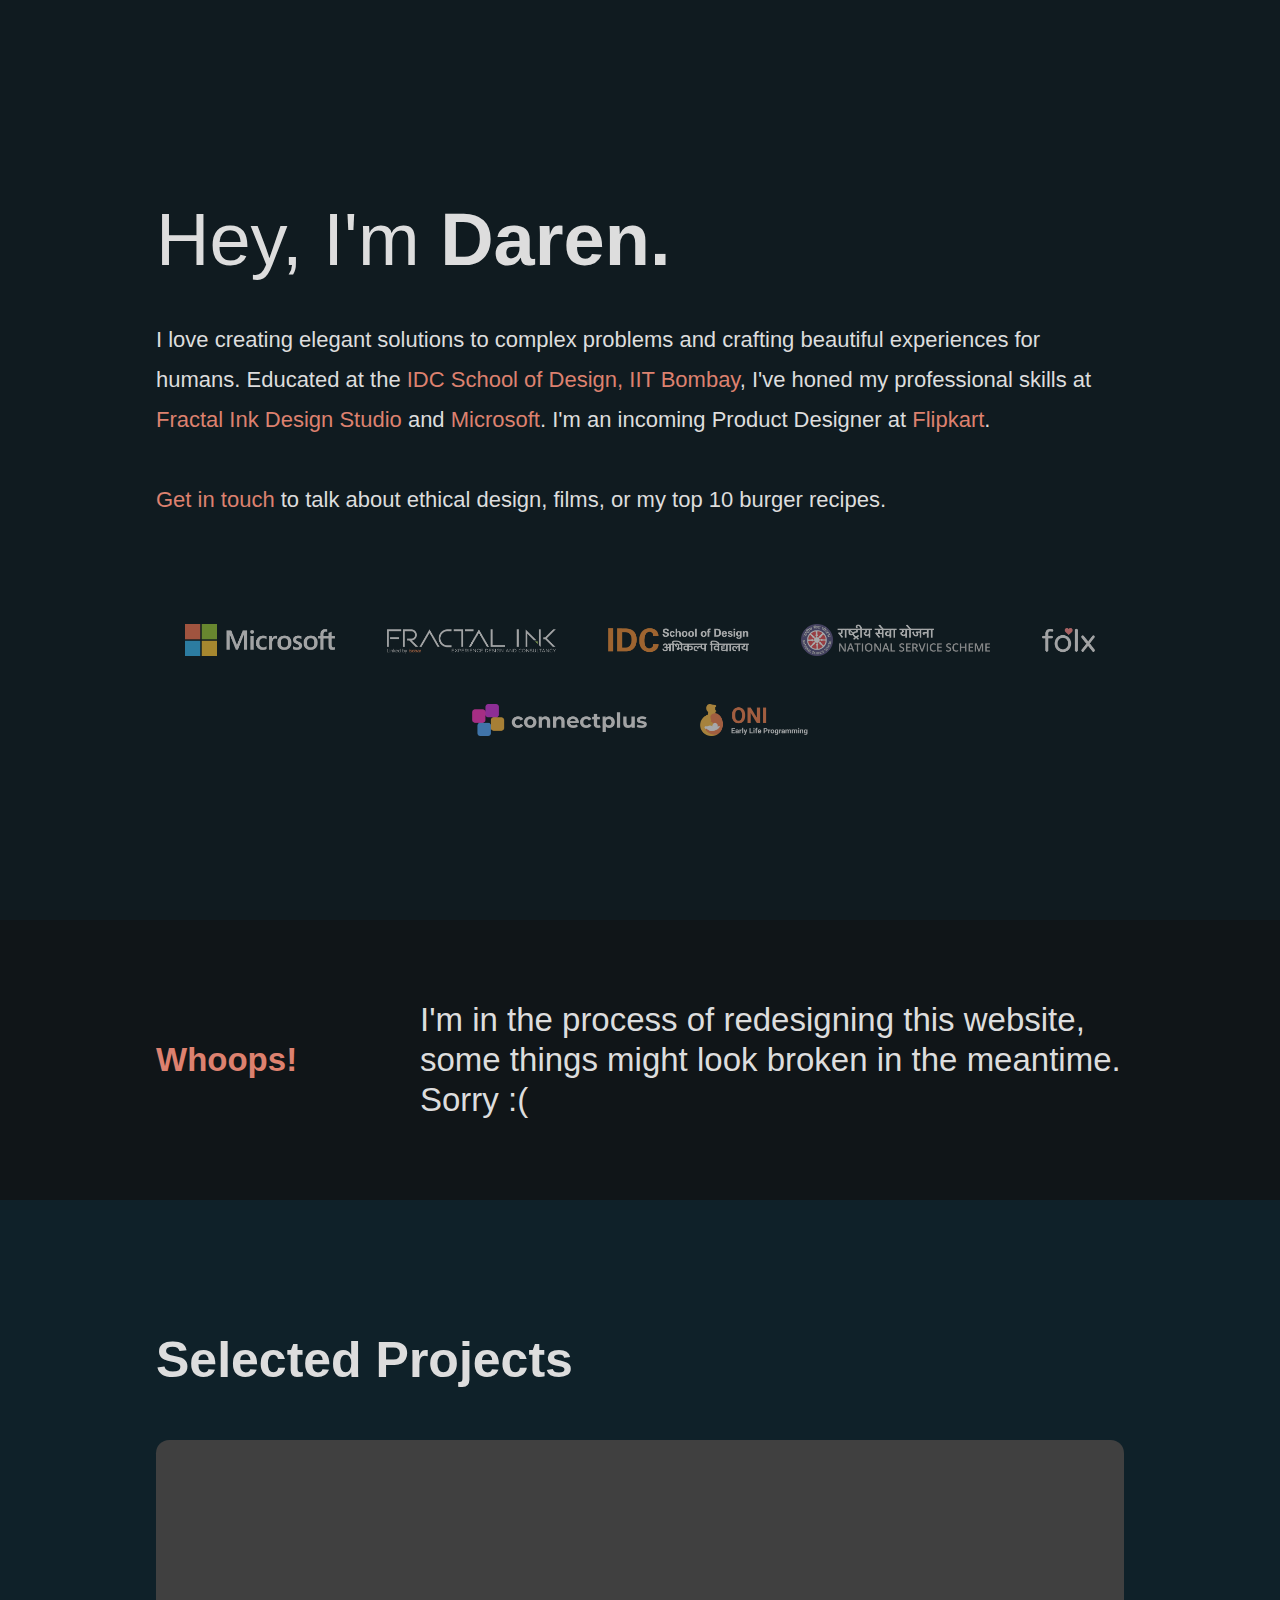
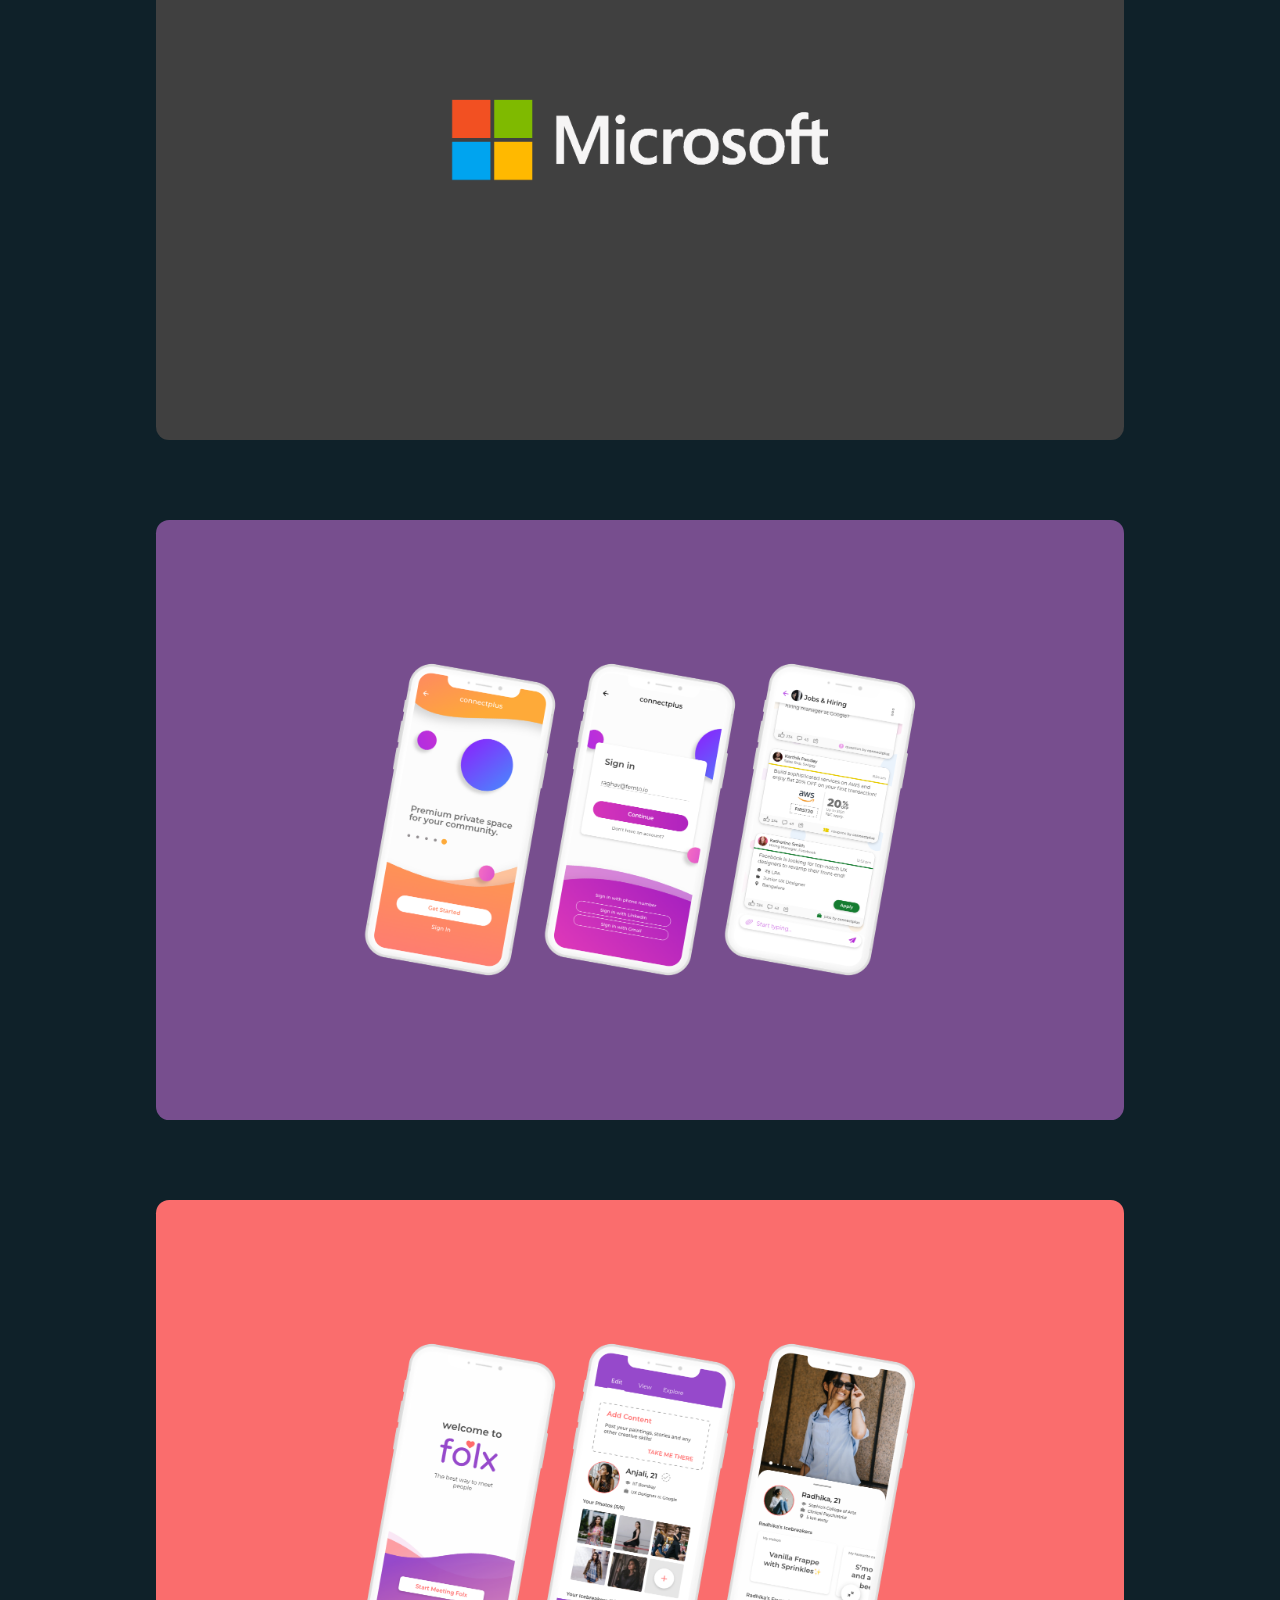
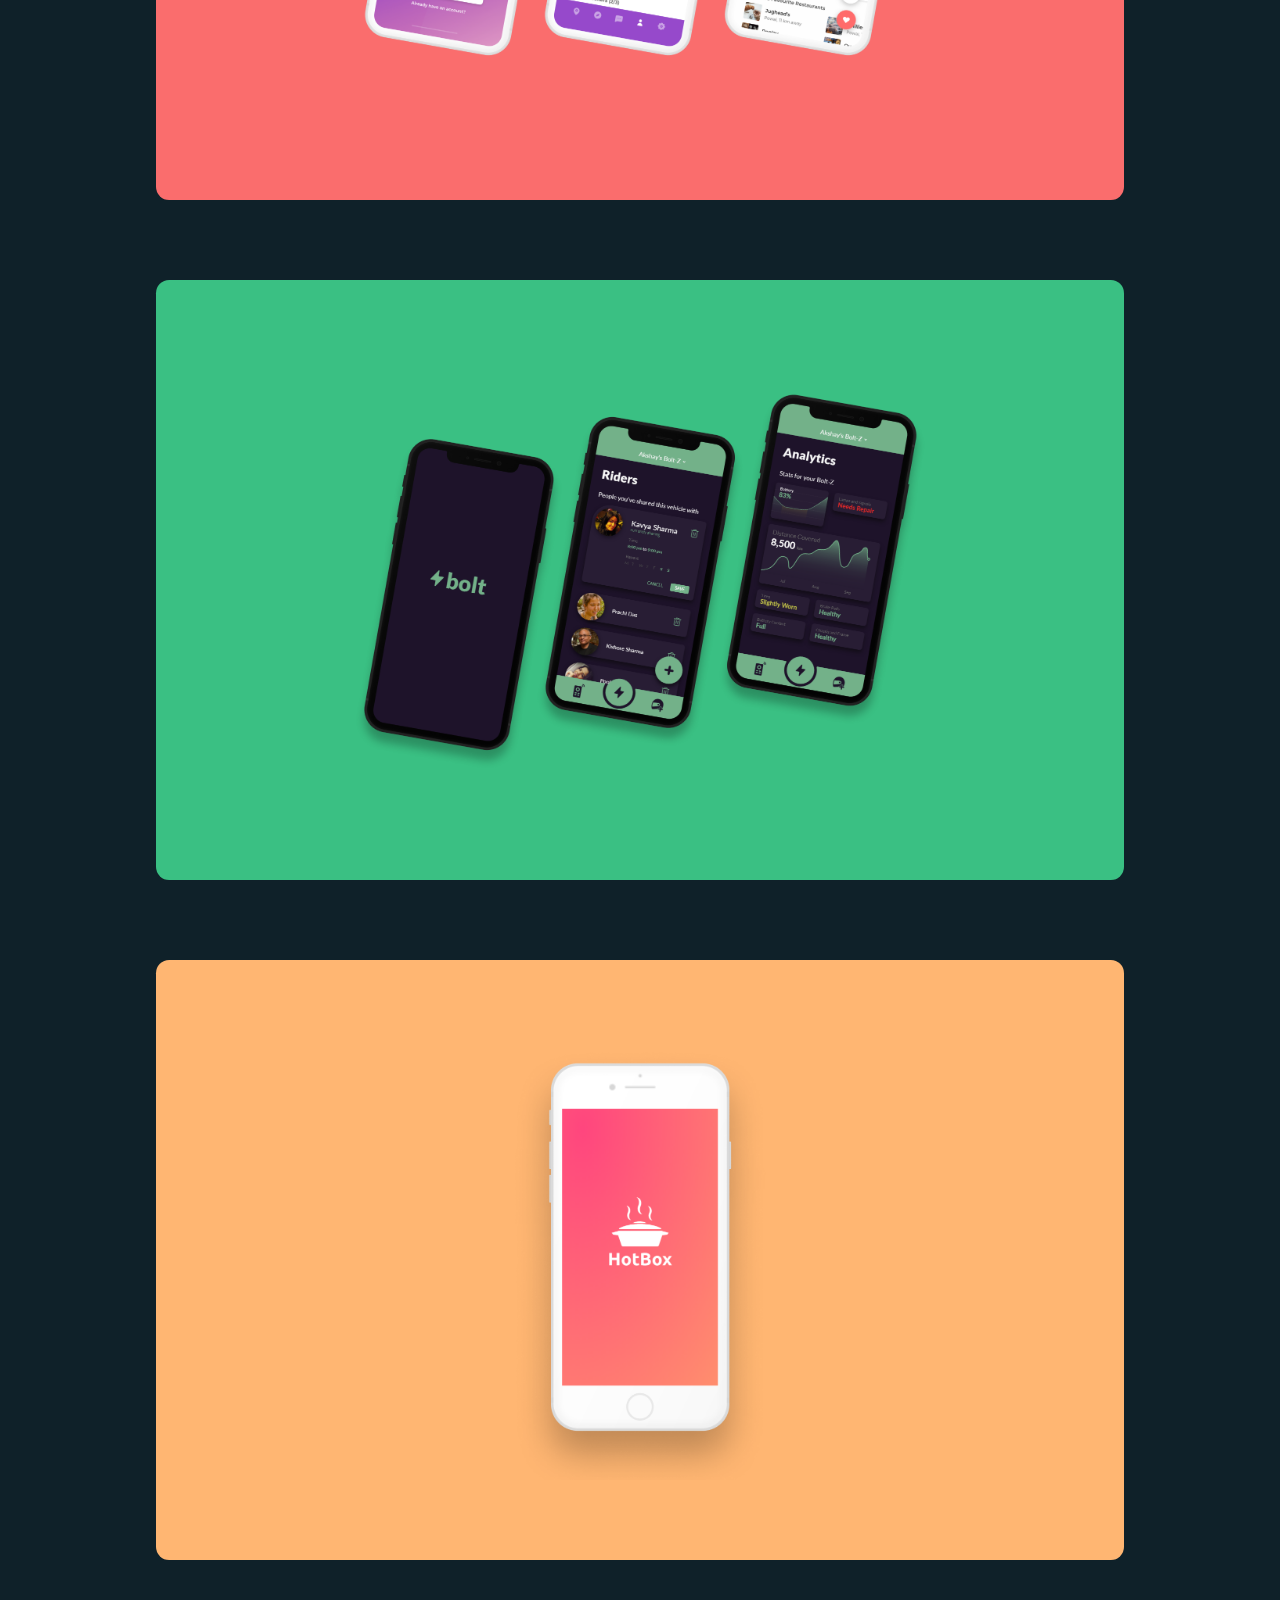
<file: index.html>
<!DOCTYPE html>
<html lang ="en">
  <head>
    <link href="../../styles/style.css" rel="stylesheet" type="text/css"/>
    <script src="https://ajax.googleapis.com/ajax/libs/jquery/3.5.1/jquery.min.js"></script></script>
    <script type='text/javascript' language='javascript' src='js/load-components.js'></script>
  </head>
    <body>
      <navbar></navbar>

      <section id="hero">
        <div class="txtwrapper">
          <h1 class="animate__animated animate__fadeInDown"><l>Hey, I'm </l>Daren.</h1>
          <p class="animate__animated animate__fadeIn animate__delay-1s">
          I love creating elegant solutions to complex problems and
          crafting beautiful experiences for humans. Educated at the <r>IDC School of Design, IIT Bombay</r>,
          I've honed my professional skills at <r>Fractal Ink Design Studio</r> and <r>Microsoft</r>. I'm an incoming Product Designer at <r>Flipkart</r>.</p>
          <p class="animate__animated animate__fadeIn animate__delay-2s"><a href="#contact">Get in touch</a> to talk about ethical design, films, or my top 10 burger recipes.</p>
          
        </div>


        <span class="workedwith">
          <img src="files/logos/microsoft.png" alt="Microsoft" class="logo">
          <img src="files/logos/fractal.png" alt="Fractal Ink" class="logo">
          <img src="files/logos/idc.png" alt="IDC School of Design" class="logo">
          <img src="files/logos/nss.png" alt="National Service Scheme" class="logo">
          <img src="files/logos/folx.png" alt="Folks" class="logo">
          <img src="files/logos/connectplus.png" alt="Connect plus" class="logo">
          <img src="files/logos/oni.png" alt="Oni Cares" class="logo">
        </span>
      </section>
      <div class="message">
        <h3>Whoops!</h3>
        <p>
          I'm in the process of redesigning this website, some things might look broken in the meantime. Sorry :(
        </p>
      </div>

      <section id="projects">
        <h2>Selected Projects <i class="fas fa-arrow-circle-down"></i></h2>
        
        <!-- <div class="container" style="background-color: #FA6D6D;" data-tilt data-tilt-max="5" data-tilt-speed="1500">
          <img src="projects/oni/thumb.png" alt="Avatar" class="image">
          <div class="overlay hidden">
            <span><h3>ONI</h3><l>| Early Life Programming</l></span>
            
            <p>Folx helps you find people who love the same places you do, ensuring your dates are always fun, safe, and engaging. I collaborated with the core team to design a modern, unique, and competitive mobile app.</p>

            <div class="tagStrip">
              <h6 class="tag">UI Design</h6><h6 class="tag">Client Project</h6>
            </div>
                  
              <a href="projects/folx/index.html" class="button soft">Read Case Study<i class="fas fa-arrow-right spaced"></i></a>

          </div>
        </div> -->

        <div class="container" style="background-color: #404040;" data-tilt data-tilt-max="5" data-tilt-speed="1500">
          <img src="projects/microsoft/thumb.png" alt="Avatar" class="image">
          <div class="overlay hidden">
            <span><h3>Excel App Maker</h3> <l>| Turning .xls to code</l></span>

            <p>This project aimed to create a no-code app creation platform, powered by Excel's logic engine. The majority of small-medium businesses in India own and operate business data through Excel, and present an untapped business opportunity. This project empowers SMBs to create customized apps for everything from inventory management to payroll & accounting</p>

            <div class="tagStrip">
              <h6 class="tag">Internship</h6><h6 class="tag">UX Design</h6><h6 class="tag">UI Design</h6>
            </div>

            <a href="projects/microsoft" class="button soft">Read Case Study<i class="fas fa-arrow-right spaced"></i></a>

          </div>
        </div>

        <div class="container" style="background-color: #774E8E;" data-tilt data-tilt-max="5" data-tilt-speed="1500">
          <img src="projects/connectplus/thumb.png" alt="Avatar" class="image">
          <div class="overlay hidden">
            <span><h3>Connectplus</h3><l>| Enterprise Community Building</l></span>

            <p>ConnectPlus is a SaaS community app for professional groups, networks and communities. I worked with the product team to design their new mobile app, website, and documented a comprehensive design system to keep their design future-proof.</p>

            <div class="tagStrip">
              <h6 class="tag">UX Design</h6><h6 class="tag">UI Design</h6><h6 class="tag">Internship</h6>
            </div>

            <a href="projects/connectplus" class="button soft">Read Case Study<i class="fas fa-arrow-right spaced"></i></a>

          </div>
        </div>
        
        
        <div class="container" style="background-color: #FA6D6D;" data-tilt data-tilt-max="5" data-tilt-speed="1500">
          <img src="projects/folx/thumb.png" alt="Avatar" class="image">
          <div class="overlay hidden">
            <span><h3>Folx</h3><l>| Matchmaking Platform</l></span> 
            
            <p>Folx helps you find people who love the same places you do, ensuring your dates are always fun, safe, and engaging. I collaborated with the core team to design a modern, unique, and competitive mobile app.</p>

            <div class="tagStrip">
              <h6 class="tag">UI Design</h6><h6 class="tag">Client Project</h6>
            </div>
                  
              <a href="projects/folx" class="button soft">Read Case Study<i class="fas fa-arrow-right spaced"></i></a>

          </div>
        </div>
        
        
        <div class="container" style="background-color: #3ac083;" data-tilt data-tilt-max="5" data-tilt-speed="1500">
          <img src="projects/bolt/thumb.png" alt="Avatar" class="image">
          <div class="overlay hidden">
            <span><h3>Bolt</h3><l>| Sprinklr's 48 hour Design Challenge</l></span>

            <p>This 48-hour brainstorming project was a part of Sprinklr's internship selection process at IIT Bombay. I learned to manage time, stay focused, and churn out ideas as I pulled out all the stops to meet the deadline.</p>

            <div class="tagStrip">
              <h6 class="tag">UX Design</h6><h6 class="tag">Rapid Prototyping</h6>
            </div>

            <a target="_blank" href="https://www.behance.net/gallery/85330907/Bolt-Motorcycles-48-hour-design-challenge" class="button soft">View on Behance<i class="fas fa-arrow-right"></i></a>

          </div>
        </div>

        <div class="container" style="background-color: #FFB672;" data-tilt data-tilt-max="5" data-tilt-speed="1500">
          <img src="projects/hotbox/thumb.png" alt="Avatar" class="image">
          <div class="overlay hidden">
            <span><h3>Hotbox</h3><l>| Family Nutrition Planning</l></span>

            <p>As a team-based academic project at IIT Bombay, we researched Mumbaikars' food habits to help people build healthy meal plans. This project's final output was an app that we like to describe as "Spotify for Food."</p>

            <div class="tagStrip">
              <h6 class="tag">UX Research</h6><h6 class="tag">UI Design</h6>
            </div>

            <a target="_blank" href="https://www.behance.net/gallery/85087797/HotBox-A-Meal-Planning-App-for-Families" class="button soft">View on Behance<i class="fas fa-arrow-right"></i></a>

          </div>
        </div>
      </section>

      <footer></footer>
      <script type="text/javascript" src="js/vanilla-tilt.js"></script>
  </body>
</html>
</file>
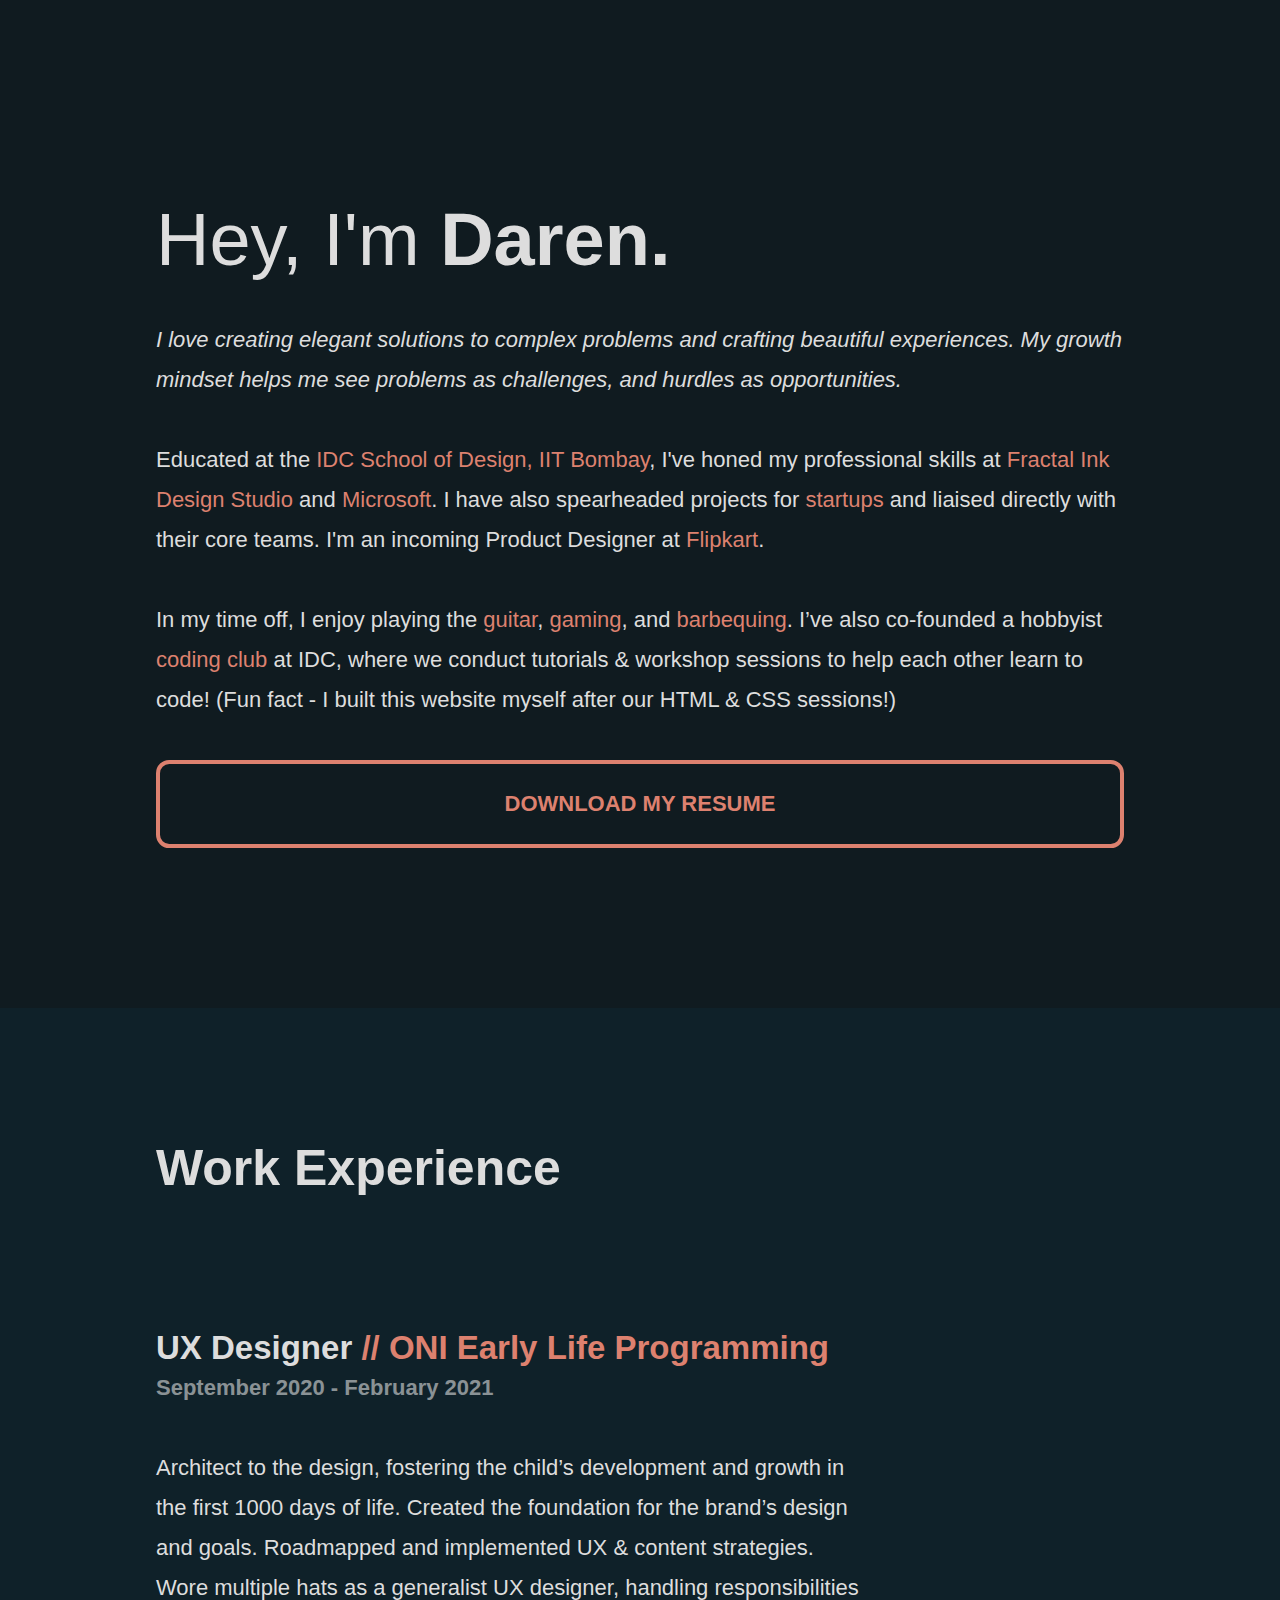
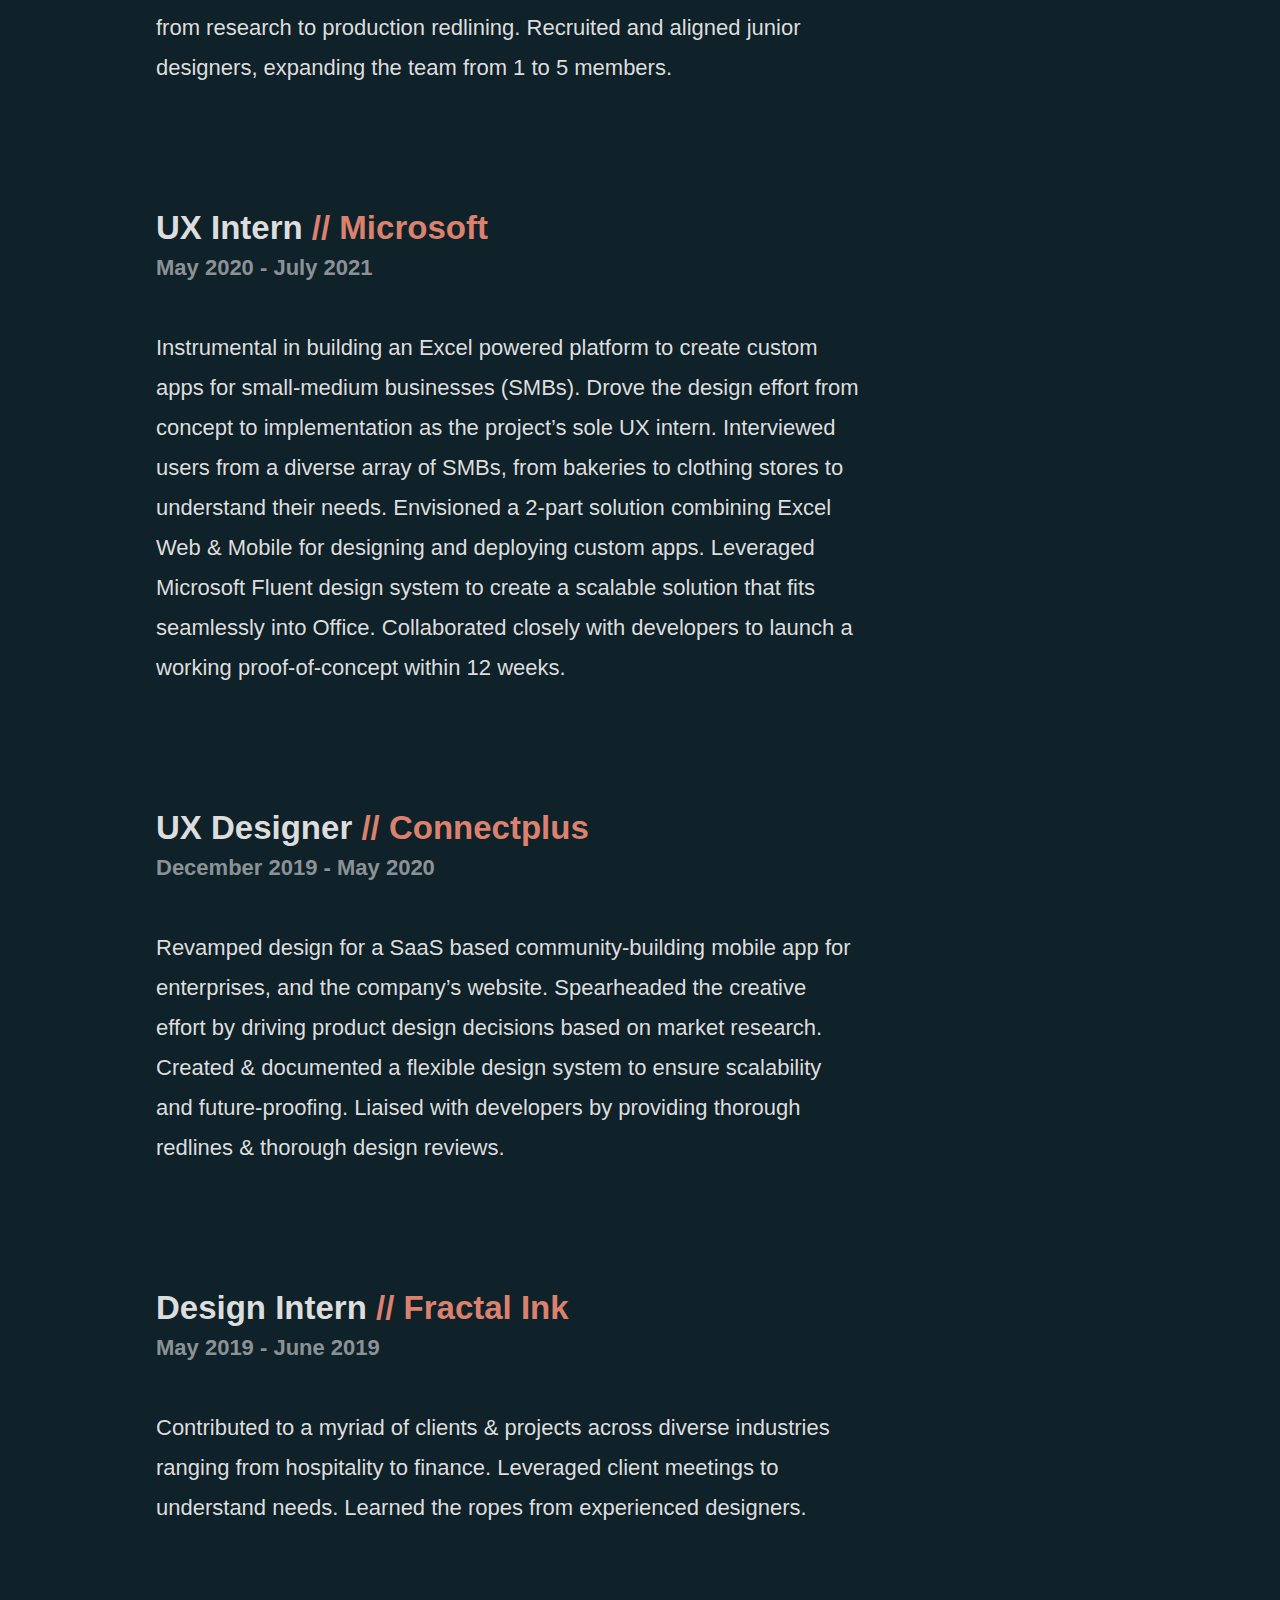
<file: about/index.html>
<!DOCTYPE html>
<html lang ="en">
    <head>
        <link href="../../styles/style.css" rel="stylesheet" type="text/css"/>
        <script src="https://ajax.googleapis.com/ajax/libs/jquery/3.5.1/jquery.min.js"></script>
        </script>
        <script type='text/javascript' language='javascript' src='../js/load-components.js'></script>
    </head>
    <body>
        <navbar>
        </navbar>

        <section id="about">
            <h1 class="animate__animated animate__fadeInDown"><l>Hey, I'm </l>Daren.</h1>
            <div class="contentwrapper">
                <!-- <img src="https://images.pexels.com/photos/7267618/pexels-photo-7267618.jpeg?auto=compress&cs=tinysrgb&dpr=2&h=750&w=1260"></img> -->
                <div class="txtwrapper">  
                    <!-- <h3><l>Let's build something cool!</l></h3> -->
                    <p class="animate__animated animate__fadeIn animate__delay-1s">
                    <i>I love creating elegant solutions to complex problems and
                    crafting beautiful experiences. My growth mindset helps me
                    see problems as challenges, and hurdles as opportunities.</i><br><br>Educated at the <r>IDC School of Design, IIT Bombay</r>,
                    I've honed my professional skills at <r>Fractal Ink Design Studio</r> and <r>Microsoft</r>. 
                    I have also spearheaded projects for <r>startups</r> and liaised directly with their core teams. I'm an incoming Product Designer at <r>Flipkart</r>.</p>
                    
                    <p class="animate__animated animate__fadeIn animate__delay-2s">In my time off, I enjoy playing the <r>guitar</r>, <r>gaming</r>, and <r>barbequing</r>. I’ve also co-founded a hobbyist <r>coding club</r> at IDC, where we conduct tutorials & workshop sessions to help each other learn to code! (Fun fact - I built this website myself after our HTML & CSS sessions!)</p>
                
                
                    <a href="https://darenlobo.com/files/resume.pdf" target="_blank" class="button secondary animate__animated animate__fadeIn animate__delay-2s" >Download My Resume</a>
                </div>
                
            </div>
        </section>

        <section id="experience">
            <h2>Work Experience <i class="fas fa-arrow-circle-down"></i></h2>
            <div class="jobDetails">
                <h3>UX Designer <r>// ONI Early Life Programming</r></h3>
                <h5>September 2020 - February 2021</h5>
                <p>Architect to the design, fostering the child’s development and growth in the first 1000 days of life. Created the foundation for the brand’s design and goals. Roadmapped and implemented UX & content strategies. Wore multiple hats as a generalist UX designer, handling responsibilities from research to production redlining. Recruited and aligned junior designers, expanding the team from 1 to 5 members.</p>
            </div>
            <div class="jobDetails">
                <h3>UX Intern <r>// Microsoft</r></h3>
                <h5>May 2020 - July 2021</h5>
                <p>Instrumental in building an Excel powered platform to create custom apps for small-medium businesses (SMBs). Drove the design effort from concept to implementation as the project’s sole UX intern. Interviewed users from a diverse array of SMBs, from bakeries to clothing stores to understand their needs. Envisioned a 2-part solution combining Excel Web & Mobile for designing and deploying custom apps. Leveraged Microsoft Fluent design system to create a scalable solution that fits seamlessly into Office. Collaborated closely with developers to launch a working proof-of-concept within 12 weeks.</p>
            </div>
            <div class="jobDetails">
                <h3>UX Designer <r>// Connectplus</r></h3>
                <h5>December 2019 - May 2020</h5>
                <p>Revamped design for a SaaS based community-building 
                mobile app for enterprises, and the company’s website.
                Spearheaded the creative effort by driving product 
                design decisions based on market research.
                Created & documented a flexible design system to 
                ensure scalability and future-proofing.
                Liaised with developers by providing thorough redlines & 
                thorough design reviews.</p>
            </div>
            <div class="jobDetails">
                <h3>Design Intern <r>// Fractal Ink</r></h3>
                <h5>May 2019 - June 2019</h5>
                <p>Contributed to a myriad of clients & projects across diverse industries ranging from hospitality to finance. Leveraged client meetings to understand needs. Learned the ropes from experienced designers.</p>
            </div>
        </section>
        
        
        
            <!-- <span class="workedwith">
                <img src="../files/logos/microsoft.png" alt="Microsoft" class="logo">
                <img src="../files/logos/fractal.png" alt="Fractal Ink" class="logo">
                <img src="../files/logos/idc.png" alt="IDC School of Design" class="logo">
                <img src="../files/logos/nss.png" alt="National Service Scheme" class="logo">
                <img src="../files/logos/folx.png" alt="Folks" class="logo">
                <img src="../files/logos/connectplus.png" alt="Connect plus" class="logo">
                <img src="../files/logos/oni.png" alt="Oni Cares" class="logo">
              </span>-->
        
       

        <footer>
        </footer>
        
    </body>
</html>
</file>
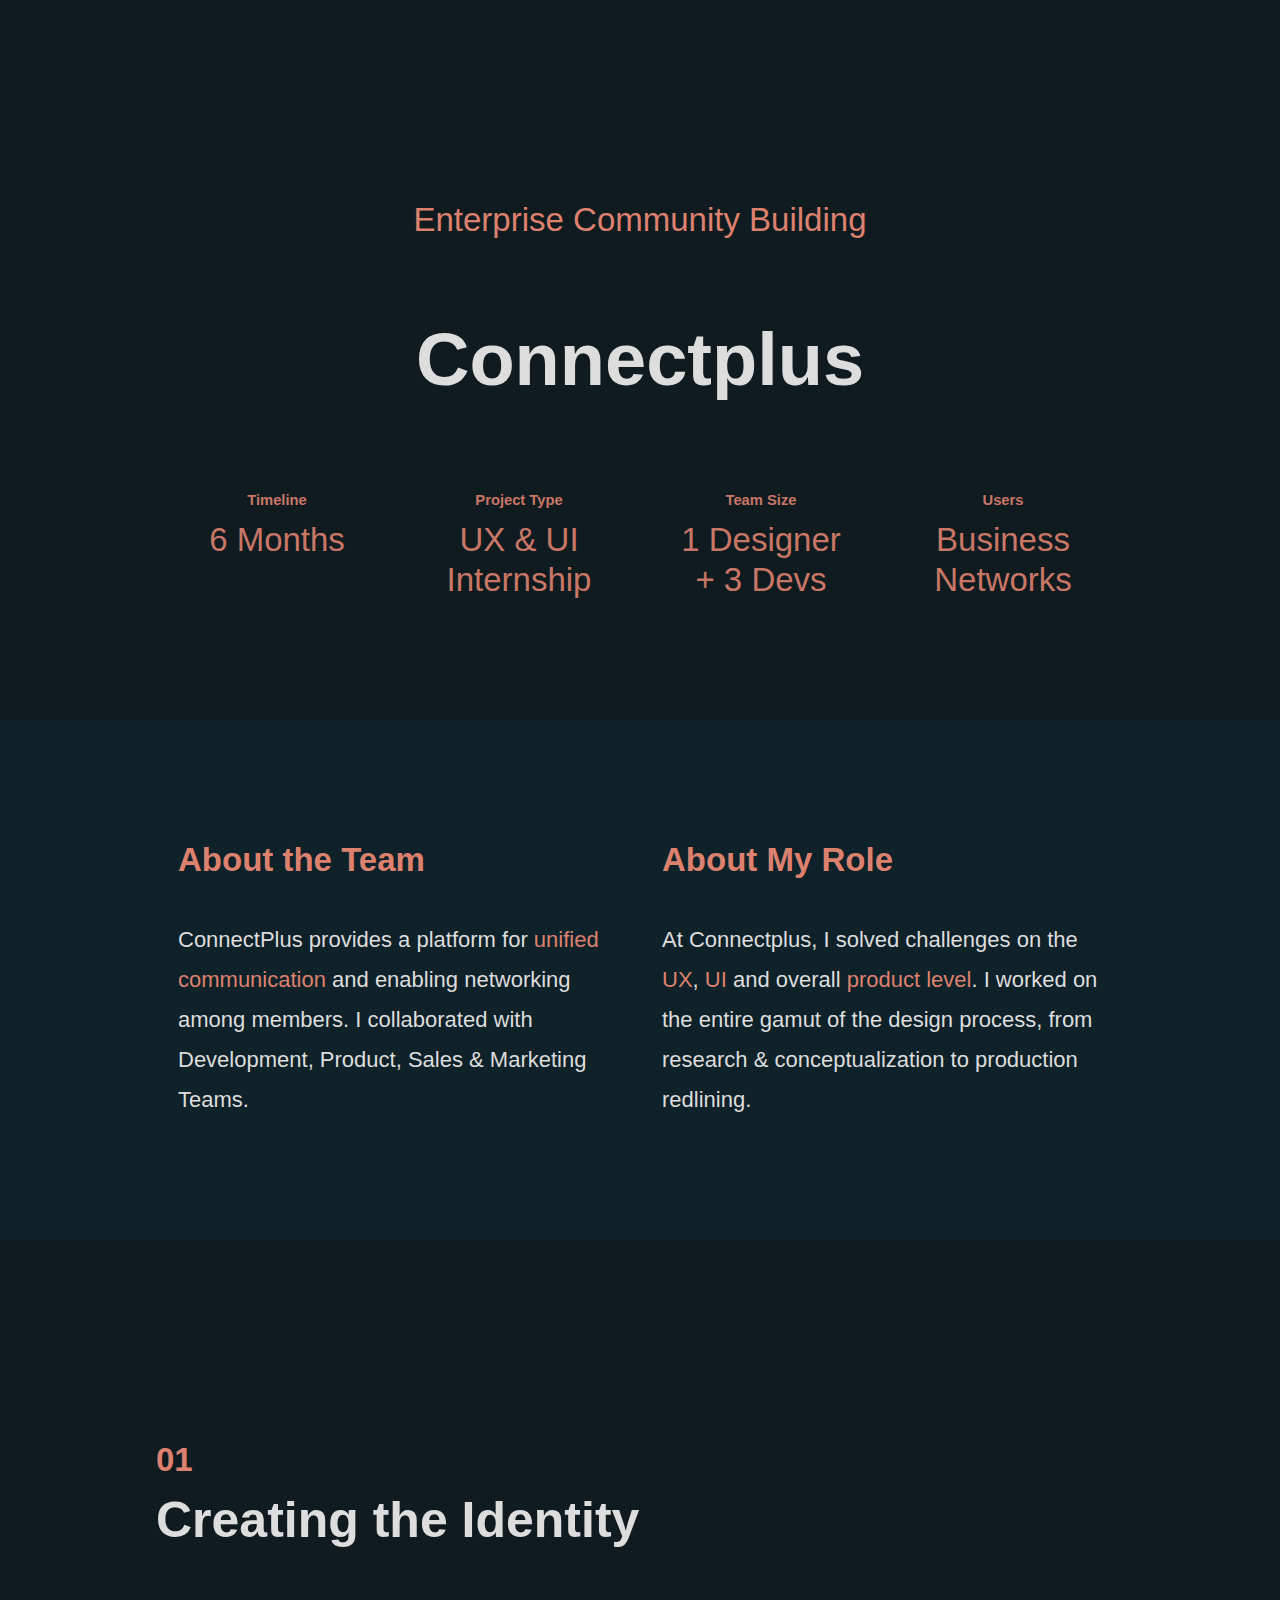
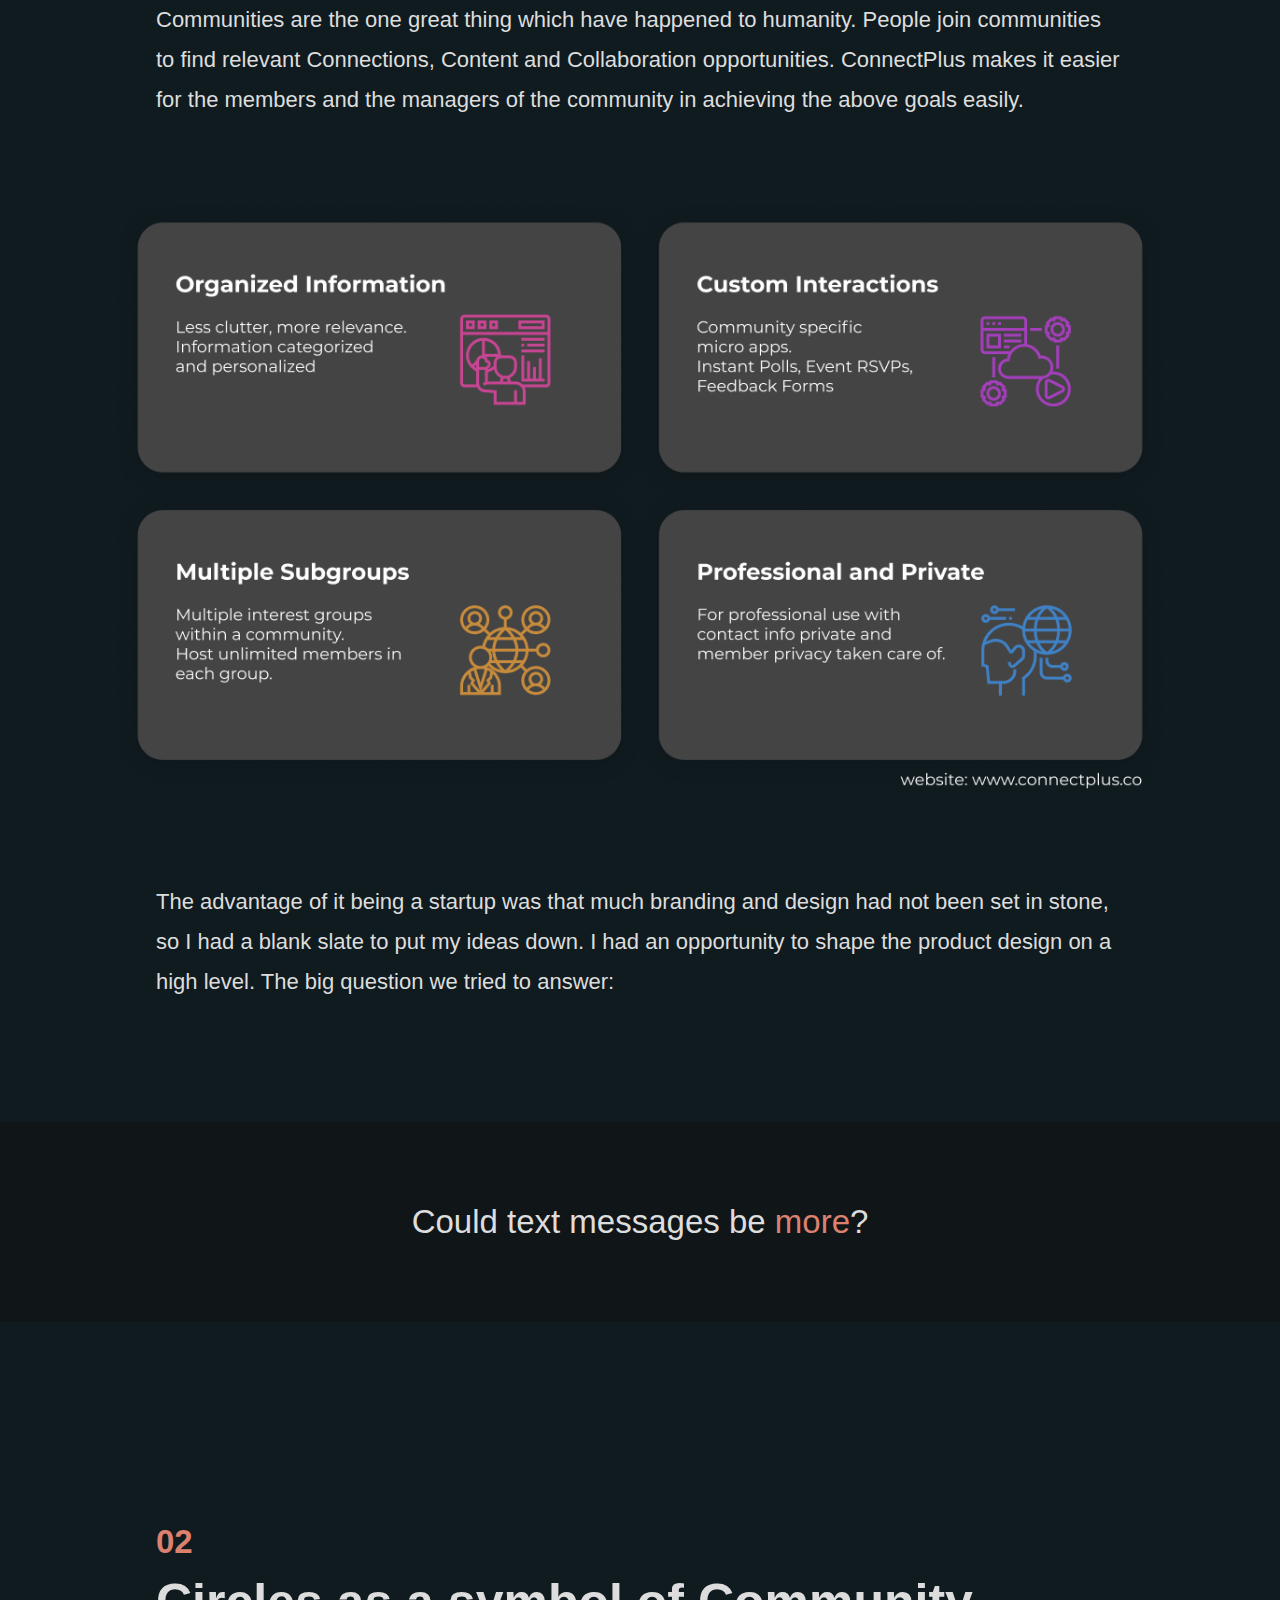
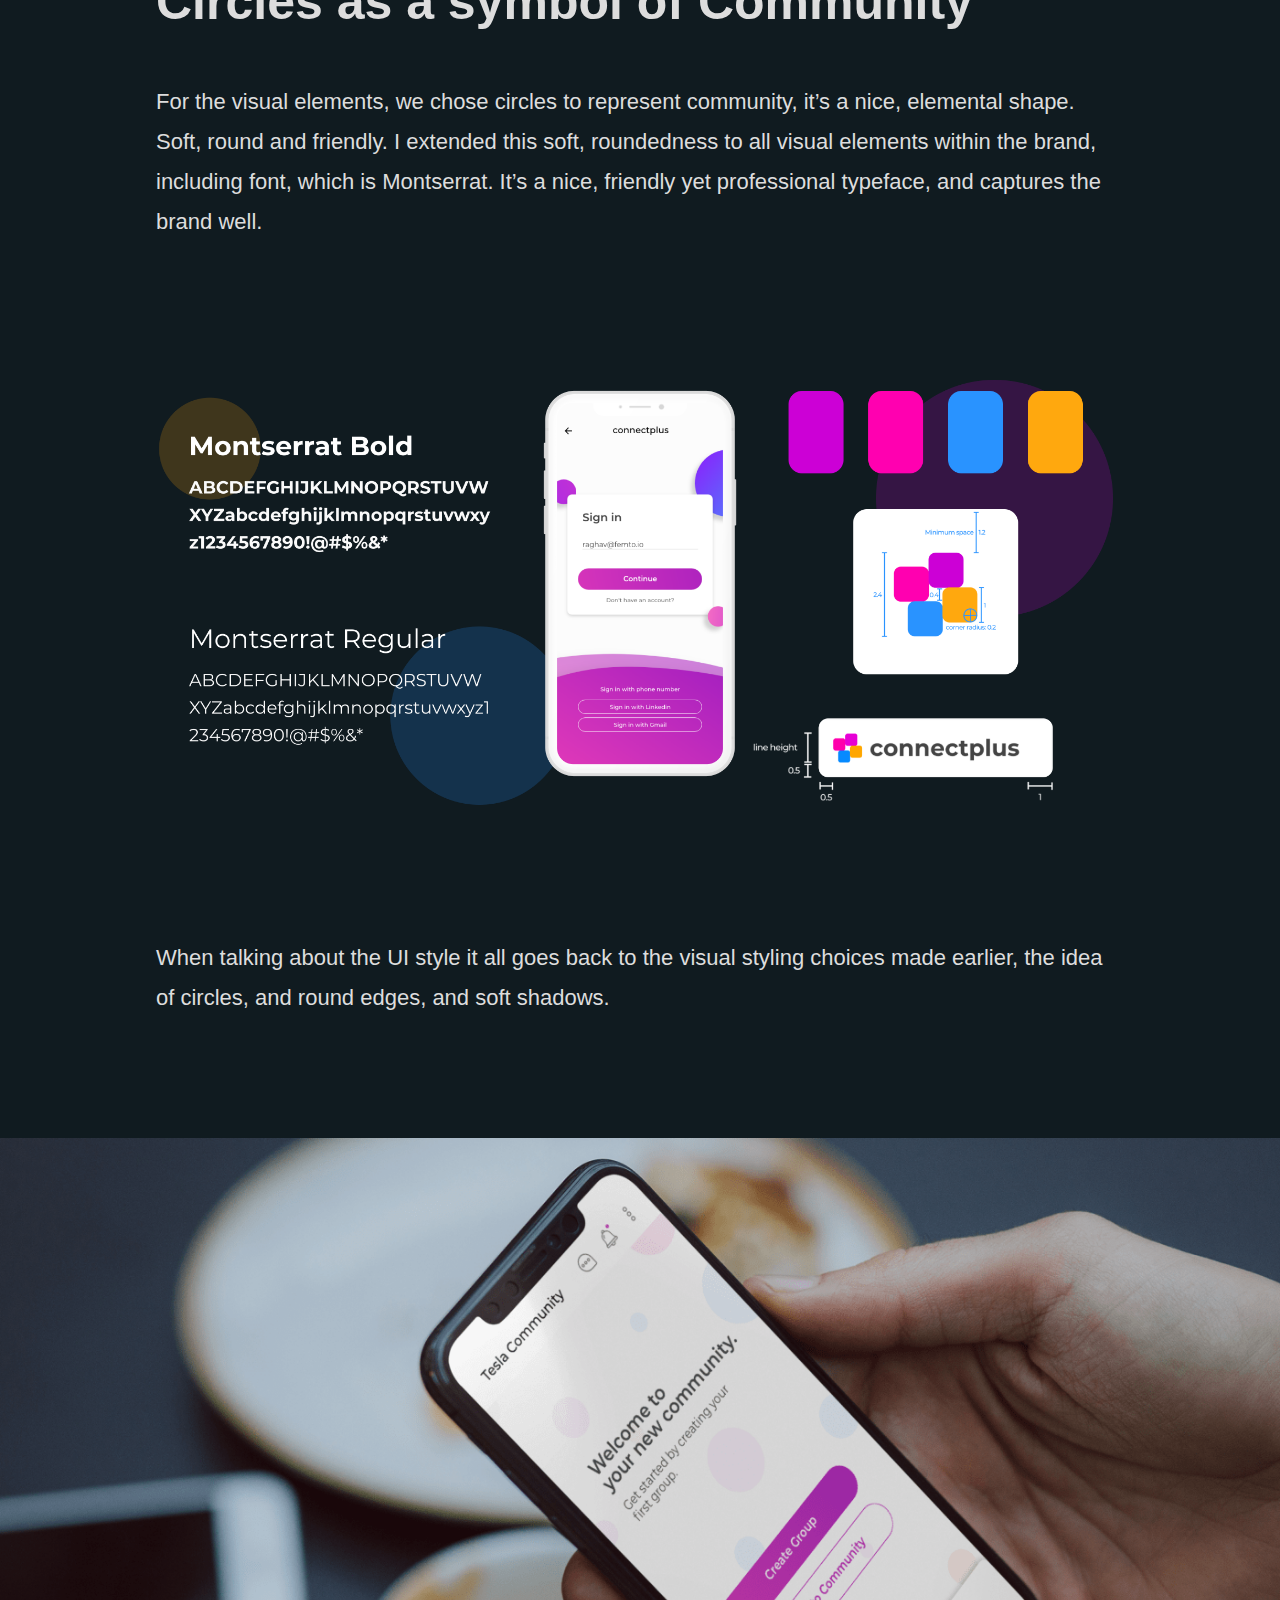
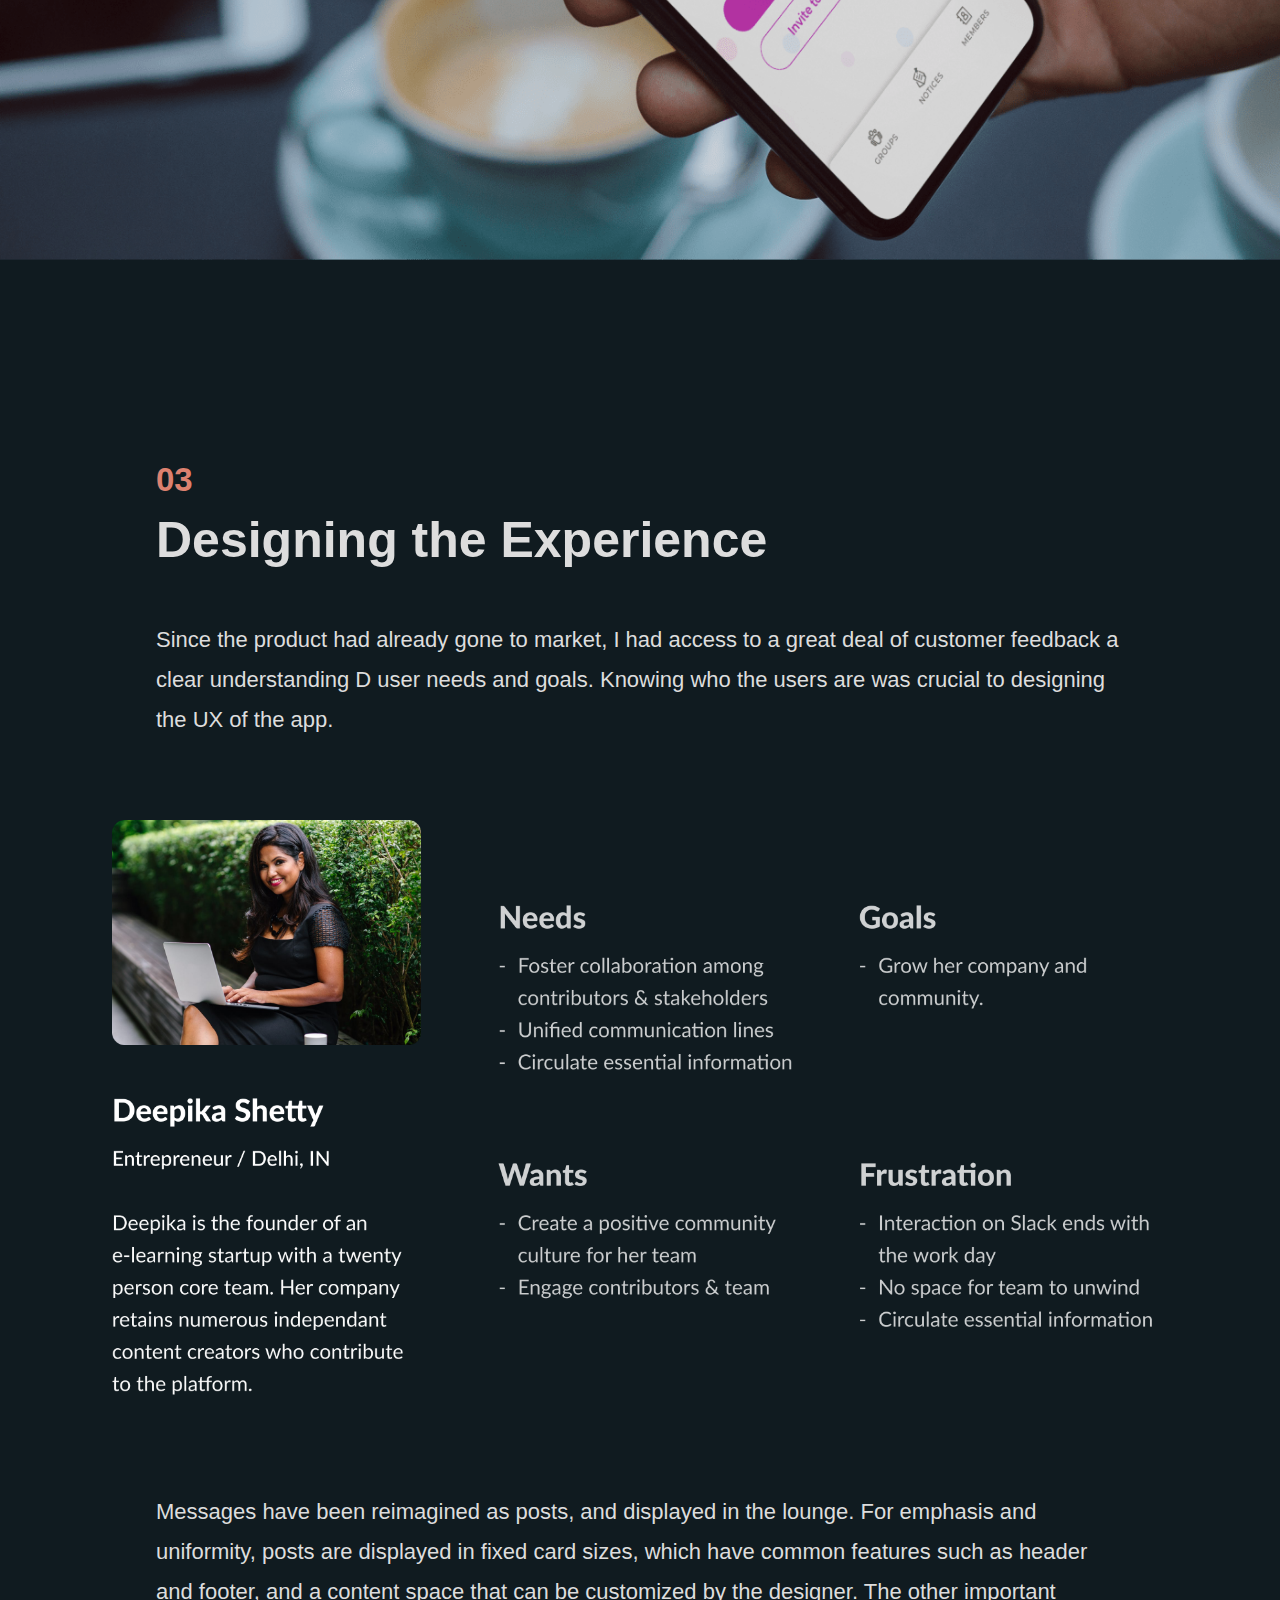
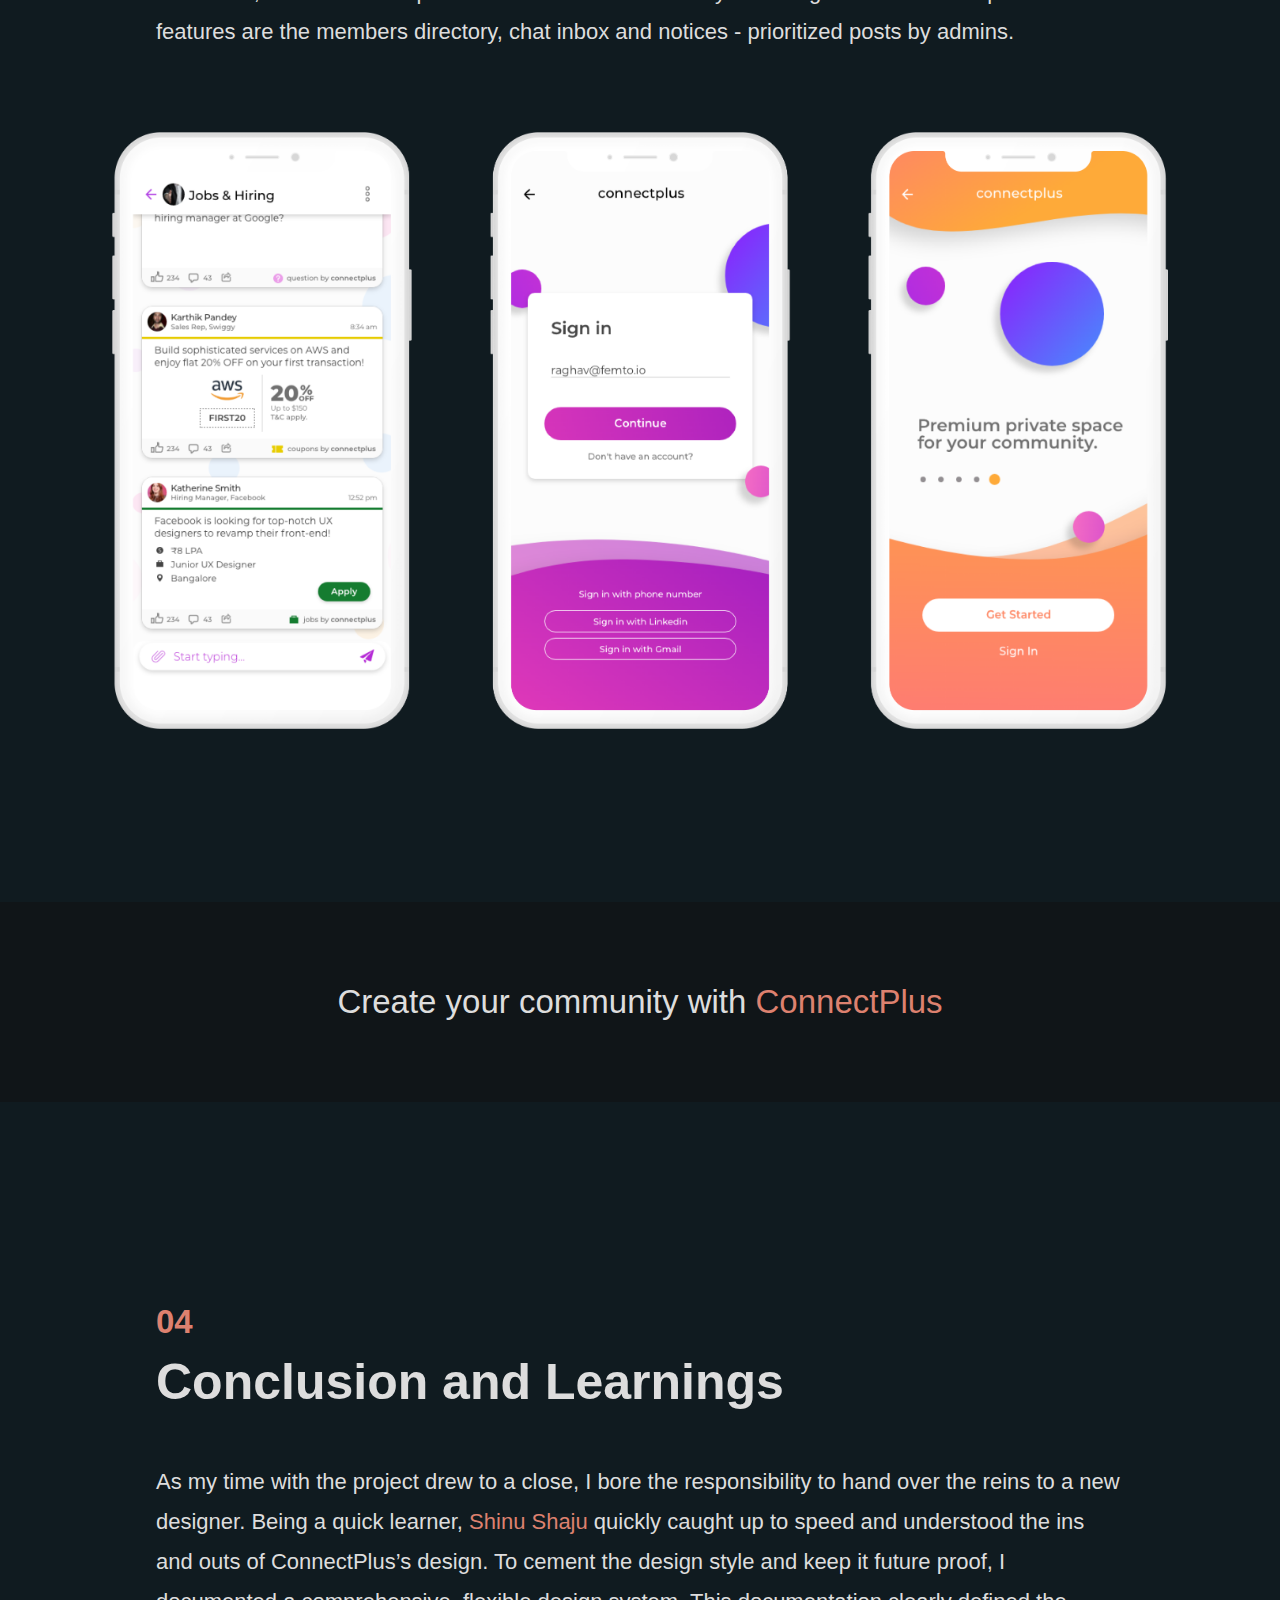
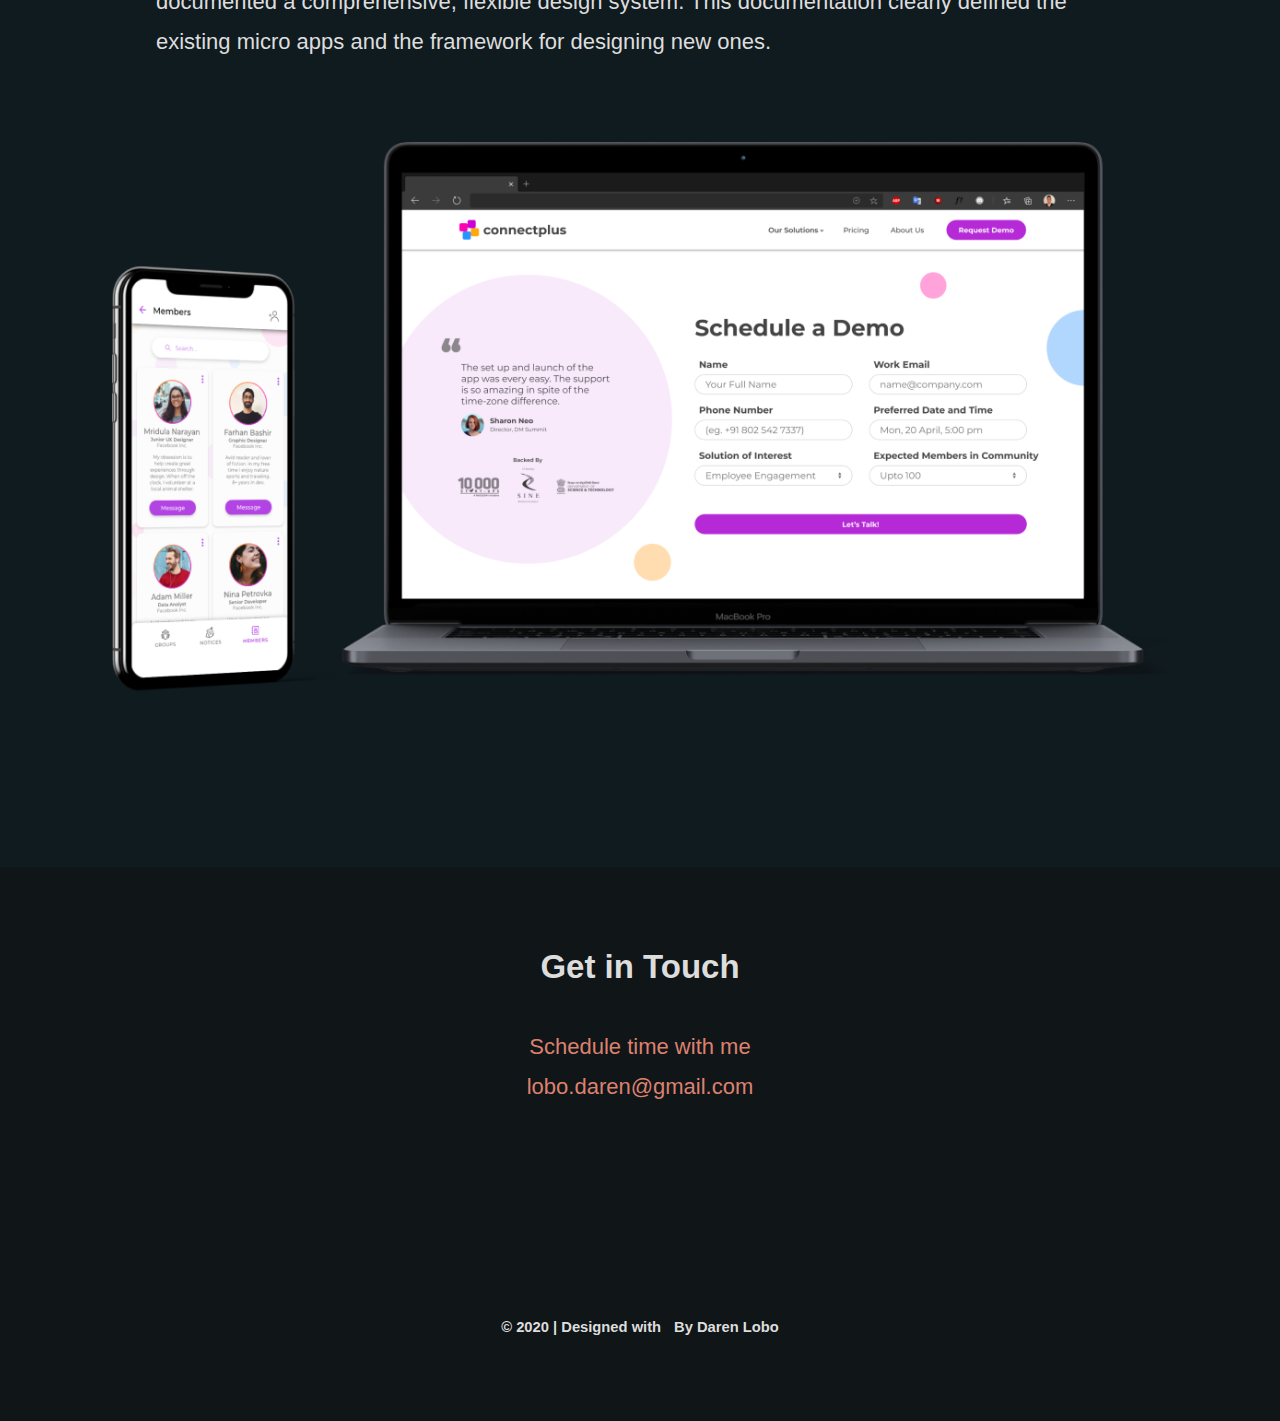
<file: projects/connectplus/index.html>
<!DOCTYPE html>
<html lang ="en">
    <head>
        <link href="../../styles/style.css" rel="stylesheet" type="text/css"/>
        <script src="https://ajax.googleapis.com/ajax/libs/jquery/3.5.1/jquery.min.js"></script>
        </script>
        <script type='text/javascript' language='javascript' src='../../js/load-components.js'></script>
    </head>
    <body>
        <navbar></navbar>

        <section id="header" class="photo">
            <div class="outer-wrapper">
                <h3>Enterprise Community Building</h3>
                <h1>Connectplus</h1>
                <div class="projectStats">
                <div>
                    <h6>Timeline</h6>
                    <h3>6 Months</h3>
                </div>
                <div>
                    <h6>Project Type</h6>
                    <h3>UX & UI Internship</h3>
                </div>
                <div>
                    <h6>Team Size</h6>
                    <h3>1 Designer <br>+ 3 Devs</h3>
                </div>
                <div>
                    <h6>Users</h6>
                    <h3>Business Networks</h3>
                </div>
            </div>
        </section>

        <section id="intro" class="chapter">
            <div class="column left">
              <h3>About the Team</h3>
              <p>
                ConnectPlus provides a platform for <r>unified communication</r> and enabling networking among members. I collaborated with Development, Product, Sales & Marketing Teams.
              </p>

            </div>
            <div class="column right">
              <h3>About My Role</h3>
              <p>
               At Connectplus, I solved challenges on the <r>UX</r>, <r>UI</r> and overall <r>product level</r>. I worked on the entire gamut of the design process, from research & conceptualization to production redlining.
              </p>
            </div>
        </section>

        <!-- <div class="outer-wrapper">
          <div class="maintxt ">
            <img src="featscreens.png"></img>
          </div>
        </div> -->
        <!-- <div class="full-width">
          <img src="hero.png"></img>
        </div> -->
        <section id="o1" class="chapter">
            <h3>01</h3>
            <h2>Creating the Identity</h2>
            <div class="articlewrapper">
                <div class="maintxt">
                    <p>Communities are the one great thing which have happened to humanity. People join communities to find relevant Connections, Content and Collaboration opportunities. ConnectPlus makes it easier for the members and the managers of the community in achieving the above goals easily.</p>
                    <img src="features.png"></img>
                    <p>The advantage of it being a startup was that much branding and design had not been set in stone, so I had a blank slate to put my ideas down. I had an opportunity to shape the product design on a high level. The big question we tried to answer:</p>
                </div>
            </div>
            
        </section>
        <section class="message">
            <!-- <h3>The Challenge</h3> -->
            <p>
                Could text messages be <r>more</r>?
            </p>
        </section>
        <section id="o2" class="chapter">
            <h3>02</h3>
            <h2>Circles as a symbol of Community</h2>
            <div class="articlewrapper">
                <div class="maintxt">
                    <p>For the visual elements, we chose circles to represent community, it’s a nice, elemental shape. Soft, round and friendly. I extended this soft, roundedness to all visual elements within the brand, including font, which is Montserrat. It’s a nice, friendly yet professional typeface, and captures the brand well.</p>
                    <img src="ui-style.png"></img>
                    <p>When talking about the UI style it all goes back to the visual styling choices made earlier, the idea of circles, and round edges, and soft shadows.</p>
                </div>
            </div>
        </section>

        <div class="full-width">
          <img src="mockup-hand.png"></img>
        </div>

        <section id="o3" class="chapter">
            <h3>03</h3>
            <h2>Designing the Experience</h2>
            <div class="articlewrapper">
                <div class="maintxt">
                    <p>Since the product had already gone to market, I had access to a great deal of customer feedback a clear understanding D user needs and goals. Knowing who the users are was crucial to designing the UX of the app.</p>
                    <img src="ux-persona.png"></img><p>Messages have been reimagined as posts, and displayed in the lounge. For emphasis and uniformity, posts are displayed in fixed card sizes, which have common features such as header and footer, and a content space that can be customized by the designer. The other important features are the members directory, chat inbox and notices - prioritized posts by admins.</p>
                    <img src="ui-screens.png"></img>
                </div>
            </div>
        </section>
        <section class="message">
            <p>
            Create your community with <a href = "https://www.connectplus.co">ConnectPlus</a>
            </p>
        </section>
        <section id="o4" class="chapter">
            <h3>04</h3>
            <h2>Conclusion and Learnings</h2>
            <div class="articlewrapper">
                <div class="maintxt">
                    <p>As my time with the project drew to a close, I bore the responsibility to hand over the reins to a new designer. Being a quick learner, <r>Shinu Shaju</r> quickly caught up to speed and understood the ins and outs of ConnectPlus’s design. To cement the design style and keep it future proof, I documented a comprehensive, flexible design system. This documentation clearly defined the existing micro apps and the framework for designing new ones.</p>
                    <img src="mockup-webmob.png"></img>
                </div>
            </div>
        </section>


        <footer>
          <div class="row">
            <div class="column">
              <h3>Get in Touch</h3>

                <link href="https://assets.calendly.com/assets/external/widget.css" rel="stylesheet">
                <script src="https://assets.calendly.com/assets/external/widget.js" type="text/javascript"></script>
                <a href="" onclick="Calendly.initPopupWidget({url: 'https://calendly.com/darenlobo?'});return false;">Schedule time with me</a>
                <a href="mailto:lobo.daren@gmail.com">lobo.daren@gmail.com</a>
                <br>
                <span>
                    
                    <a href="https://www.linkedin.com/in/darenlobo" class="fab fa-linkedin-in"></a>
                    <a href="https://www.behance.net/darenlobo"class="fab fa-behance"></a>
                    <a href="https://www.instagram.com/darenlobo" class="fab fa-instagram"></a>
                    <a href="https://www.twitter.com/thedarenlobo" class="fab fa-twitter"></a>
                </span>
            </div>
        	
            <!-- <div class="column">
                <h3>Case Studies</h3>
                <a href="">Pregnancy Assistant <l>| ONI ELP</l></a>
                <a href="">Connectplus <l>| Community Building for Enterprises</l></a>
                <a href="">Excel Powered Apps <l>| Microsoft Internship</l></a>
            </div> -->
          </div>
          
            <h6>© 2020 | Designed with <a id="luvbutton" onclick="bounce()" class="fas fa-heart spaced"></a> By Daren Lobo</h6>
          
        </footer>

    </body>
</html>
</file>
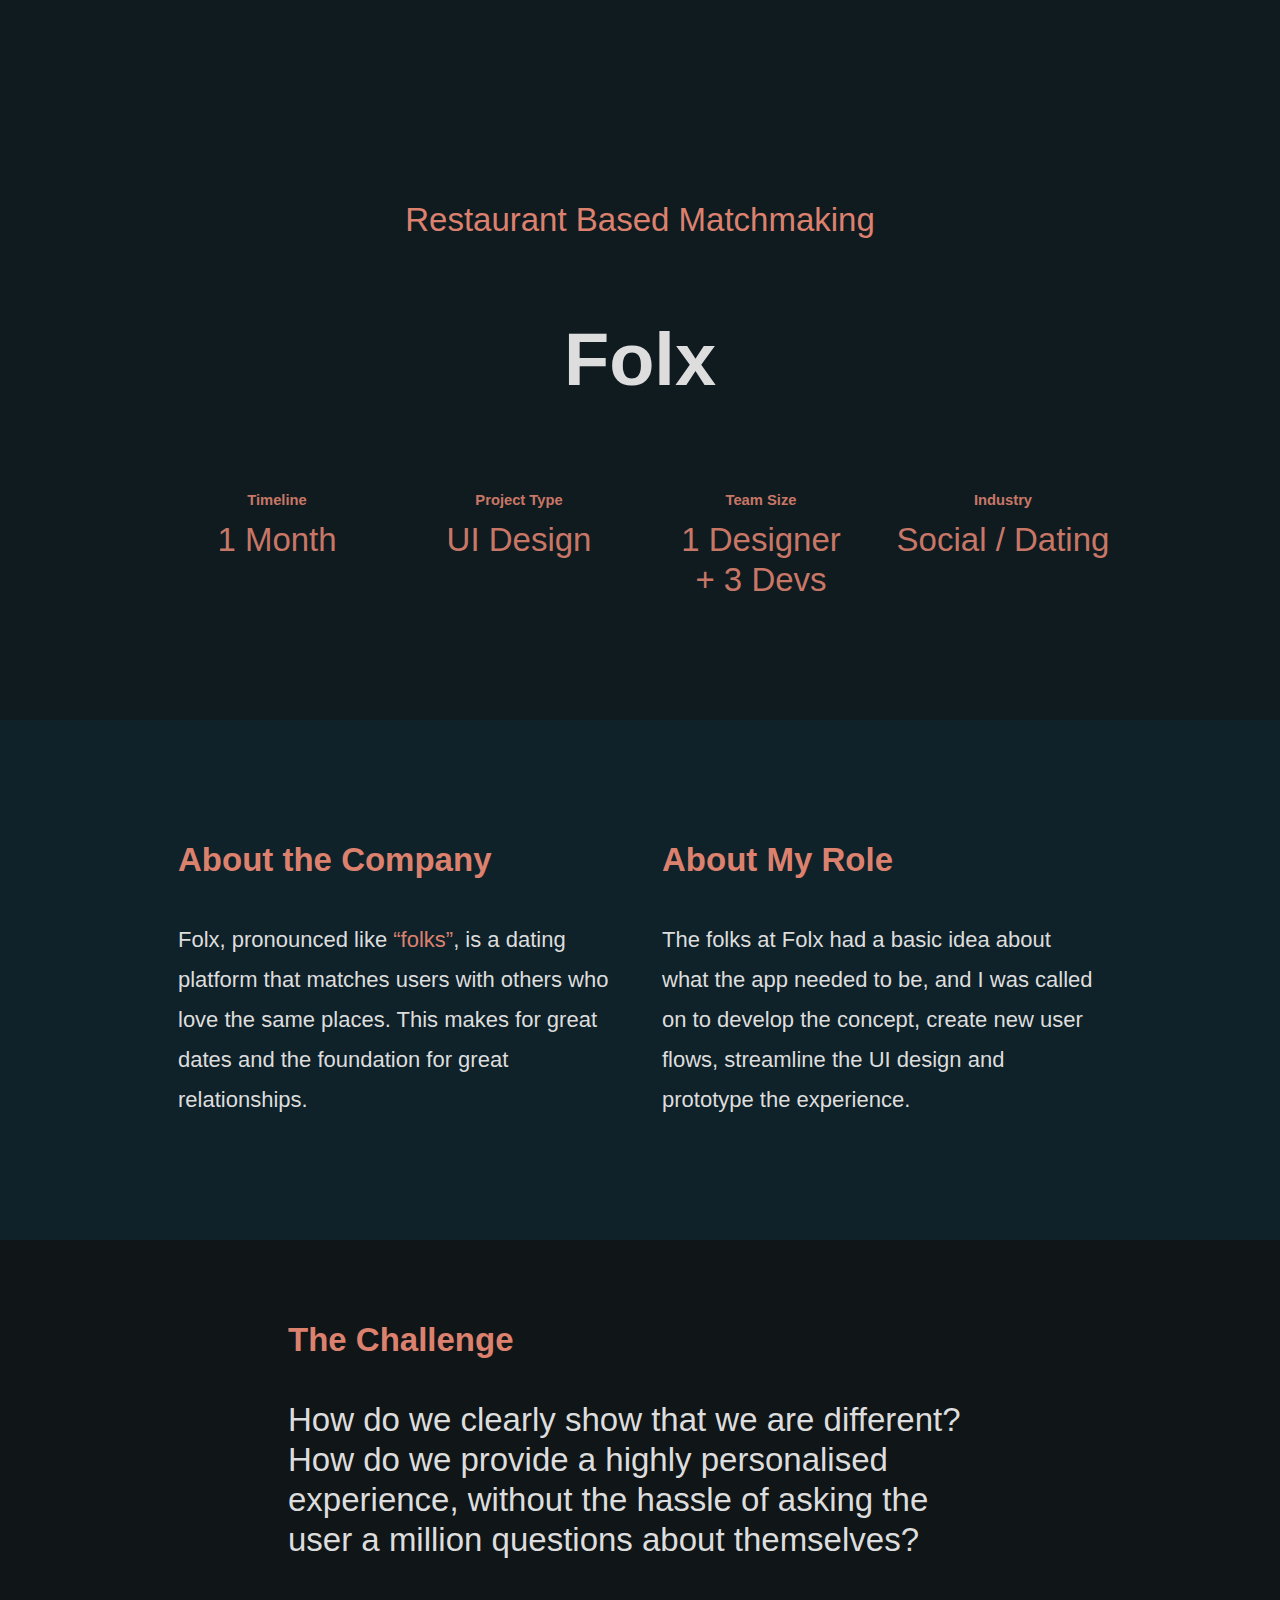
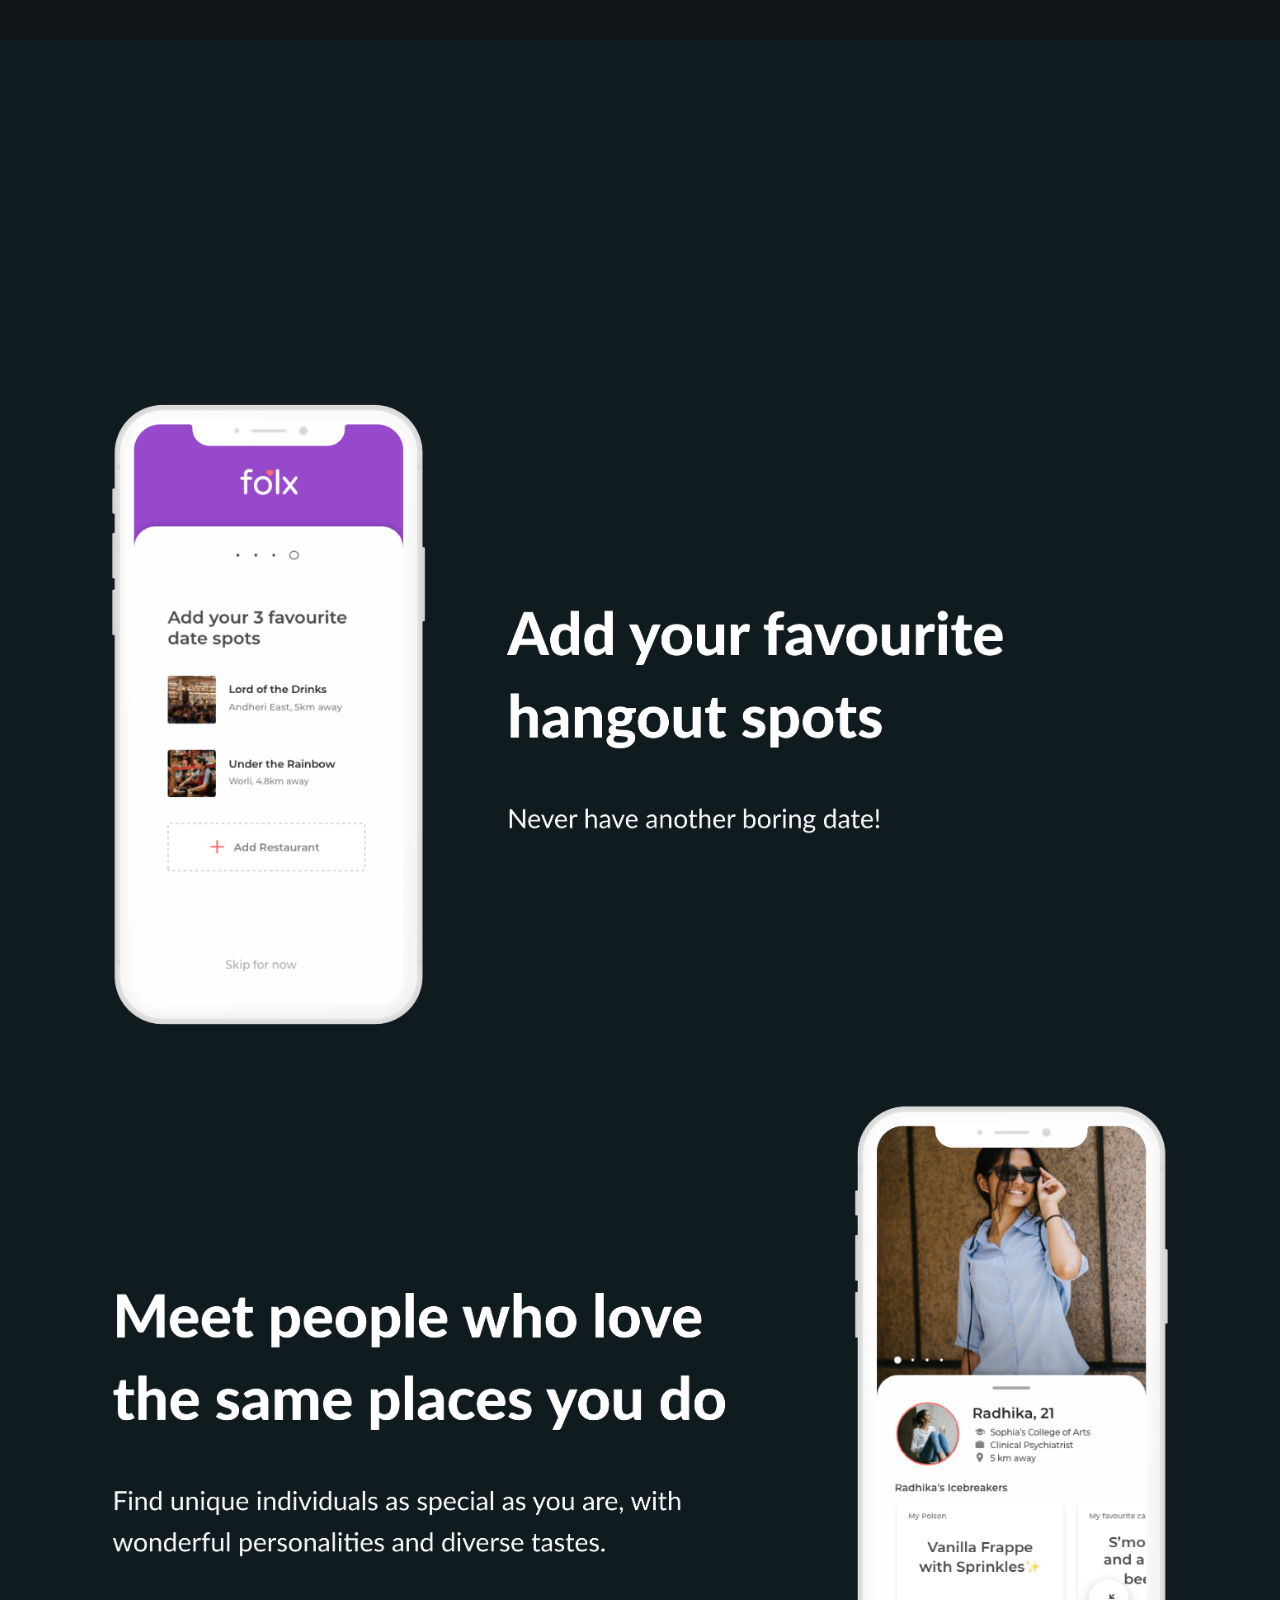
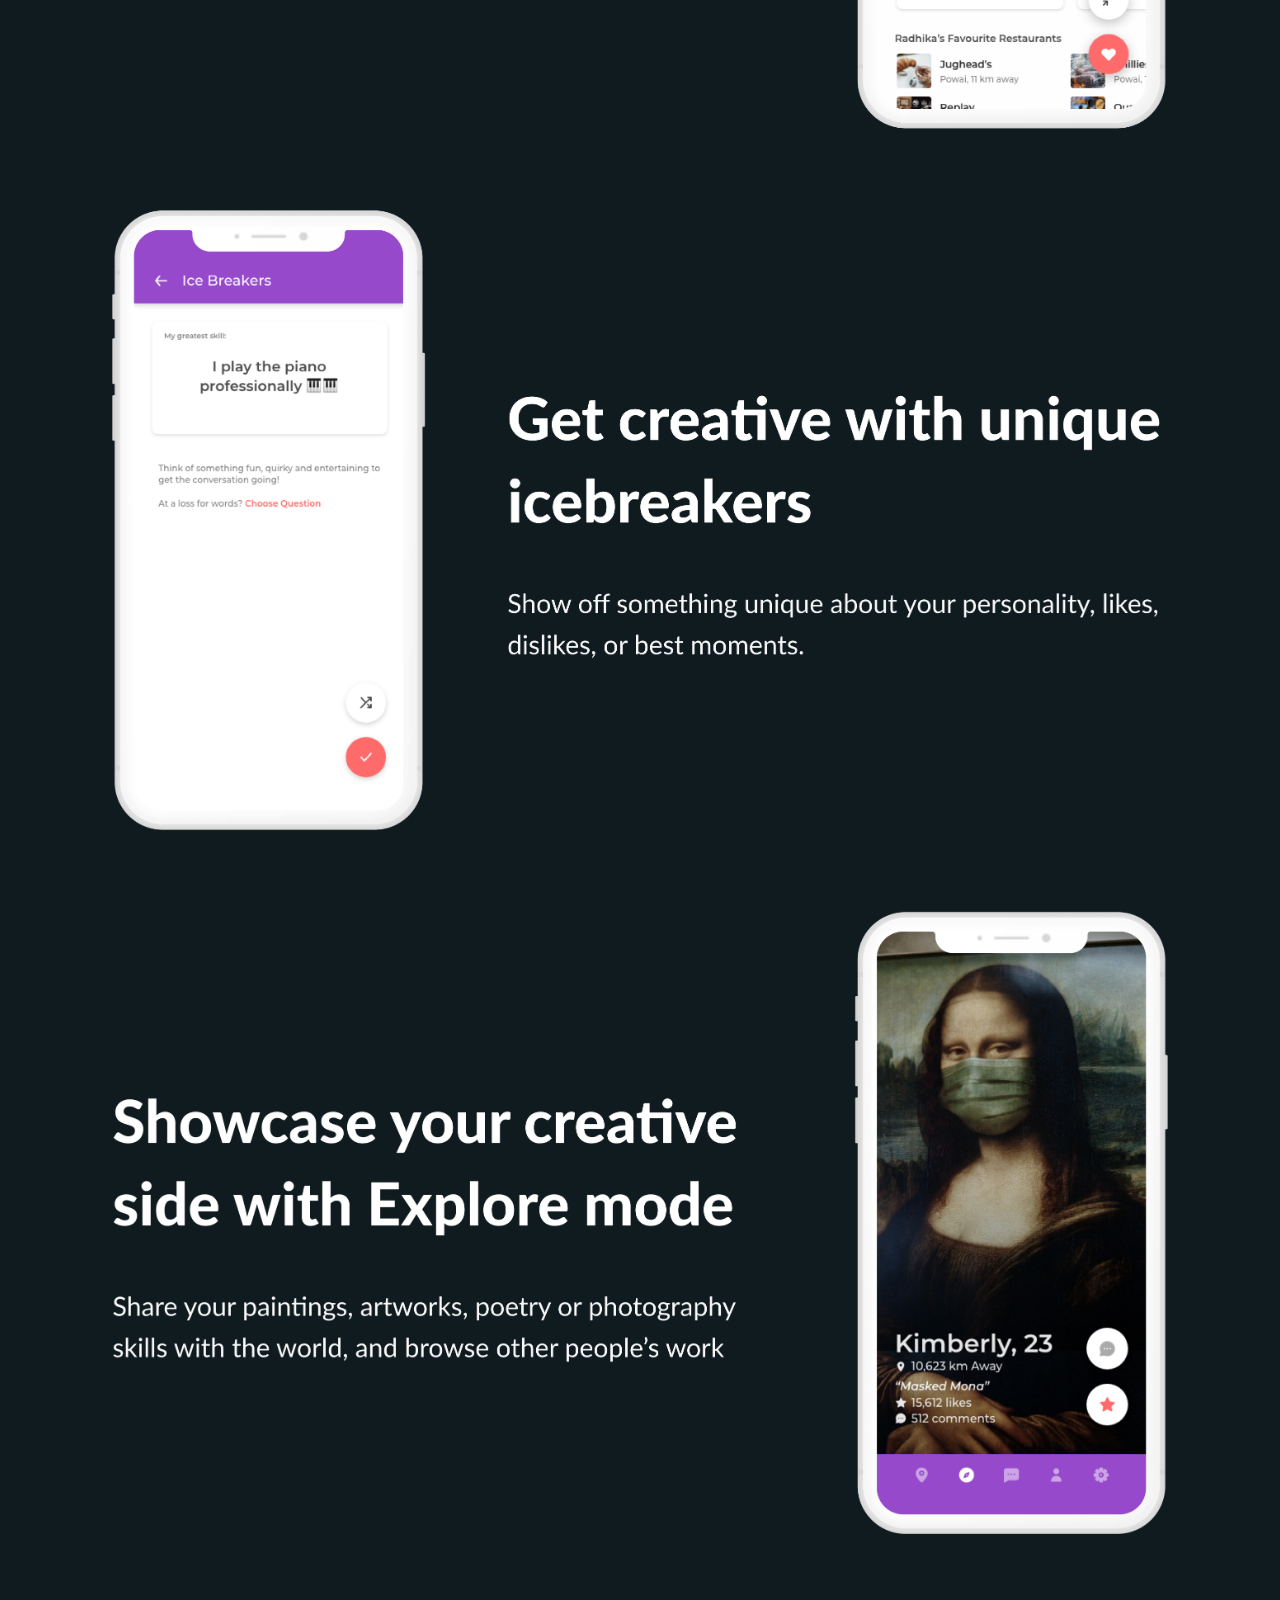
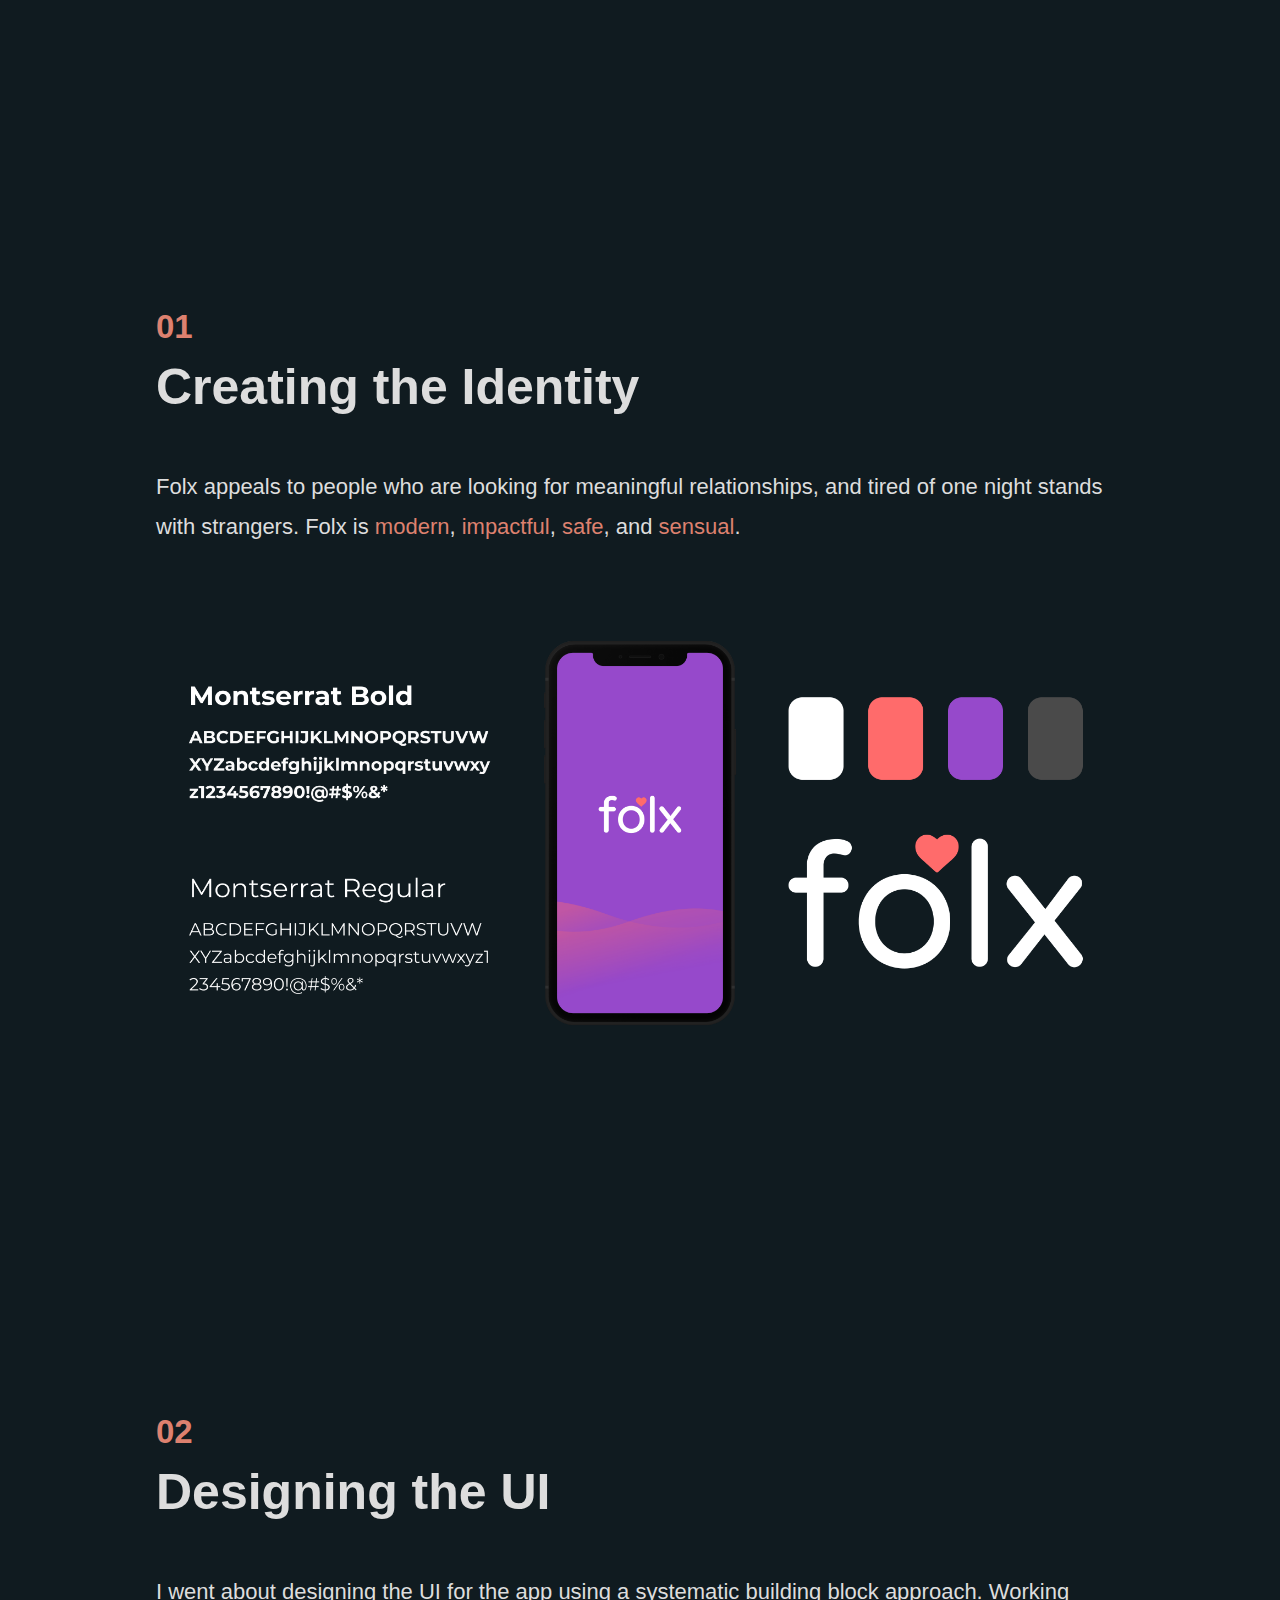
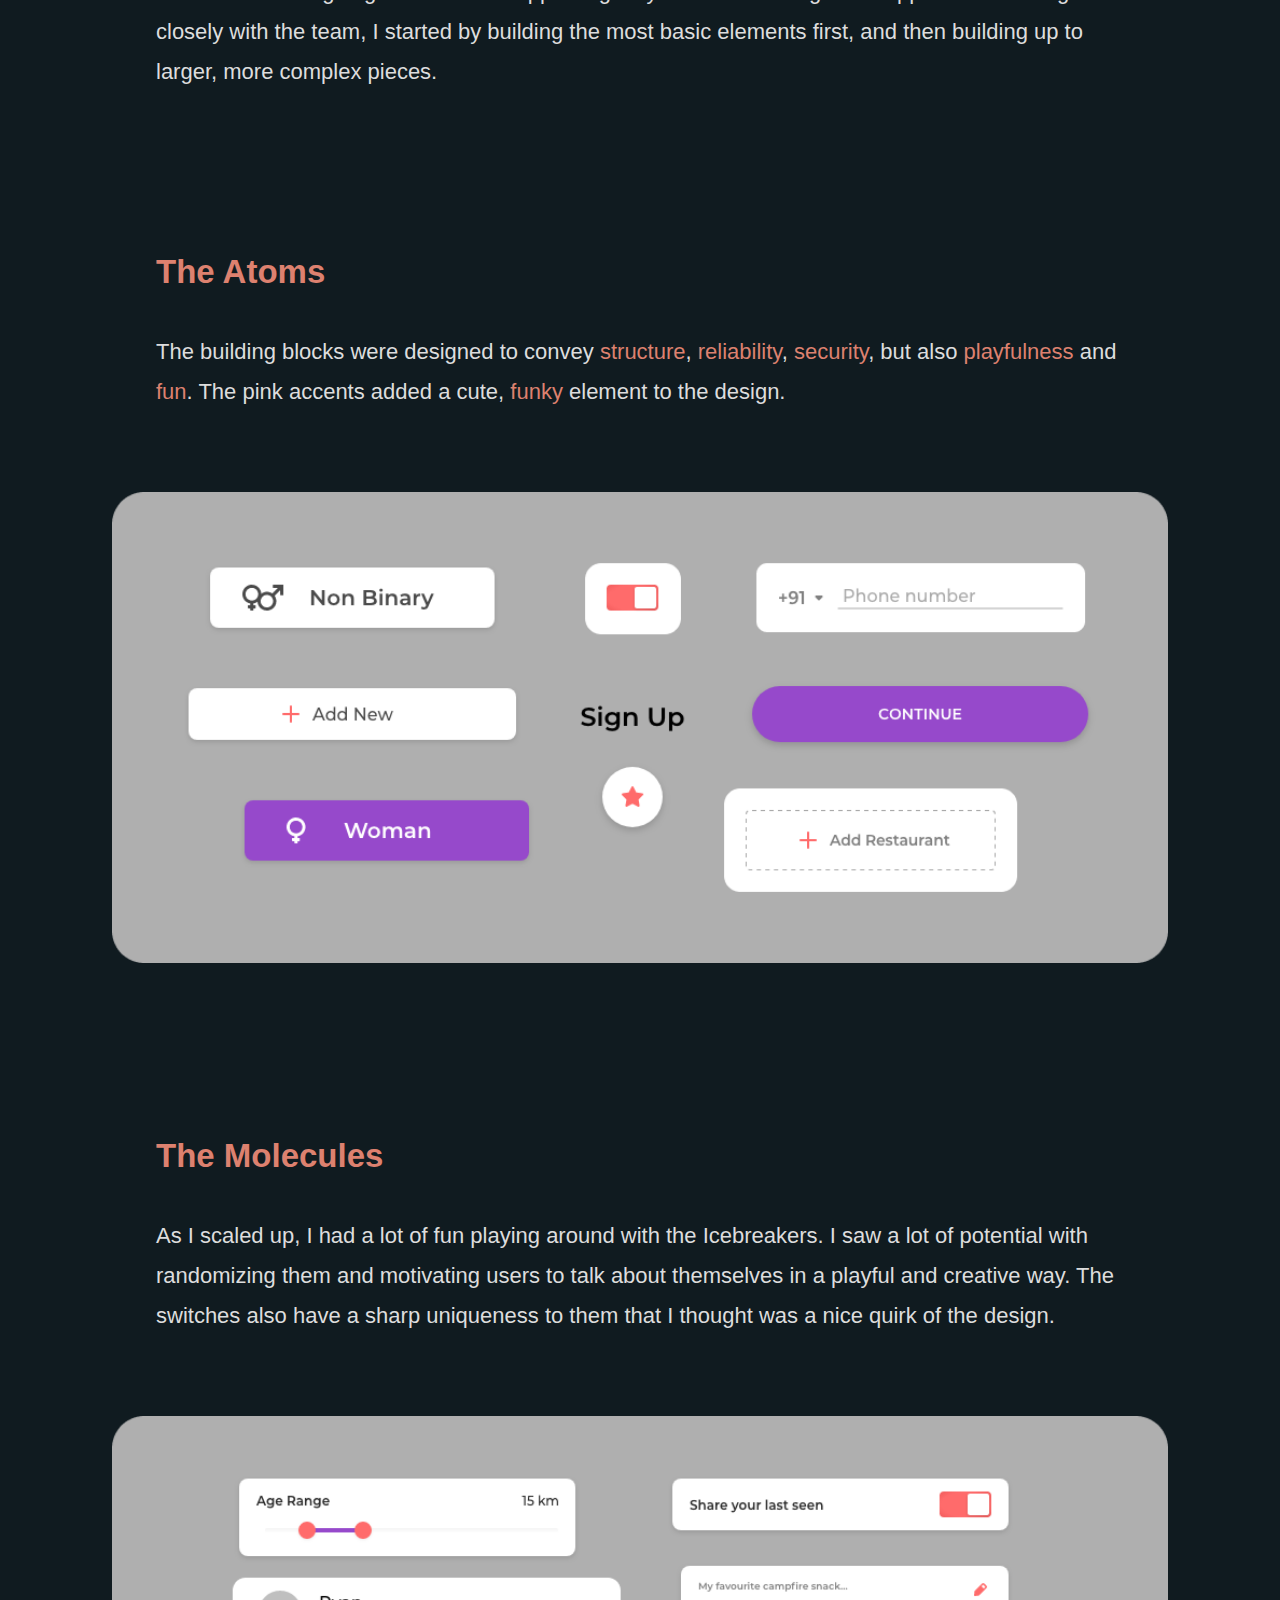
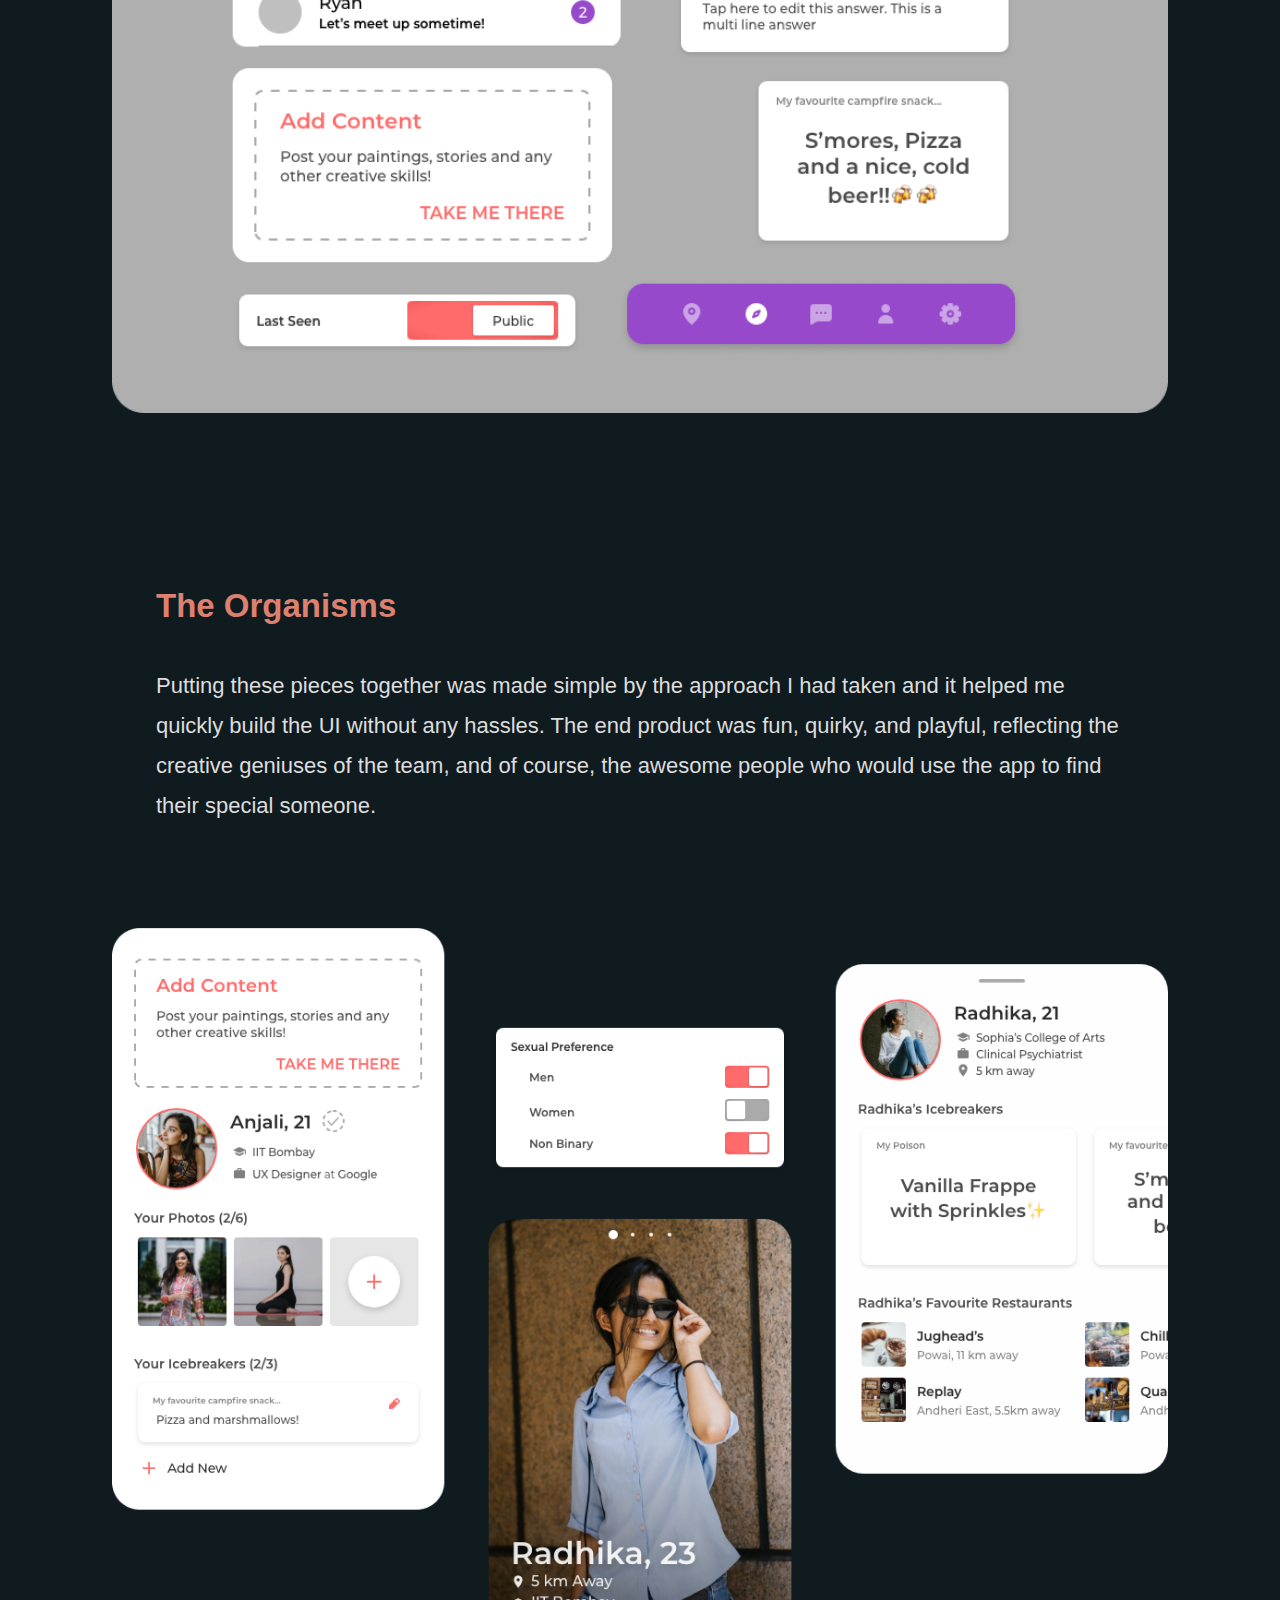
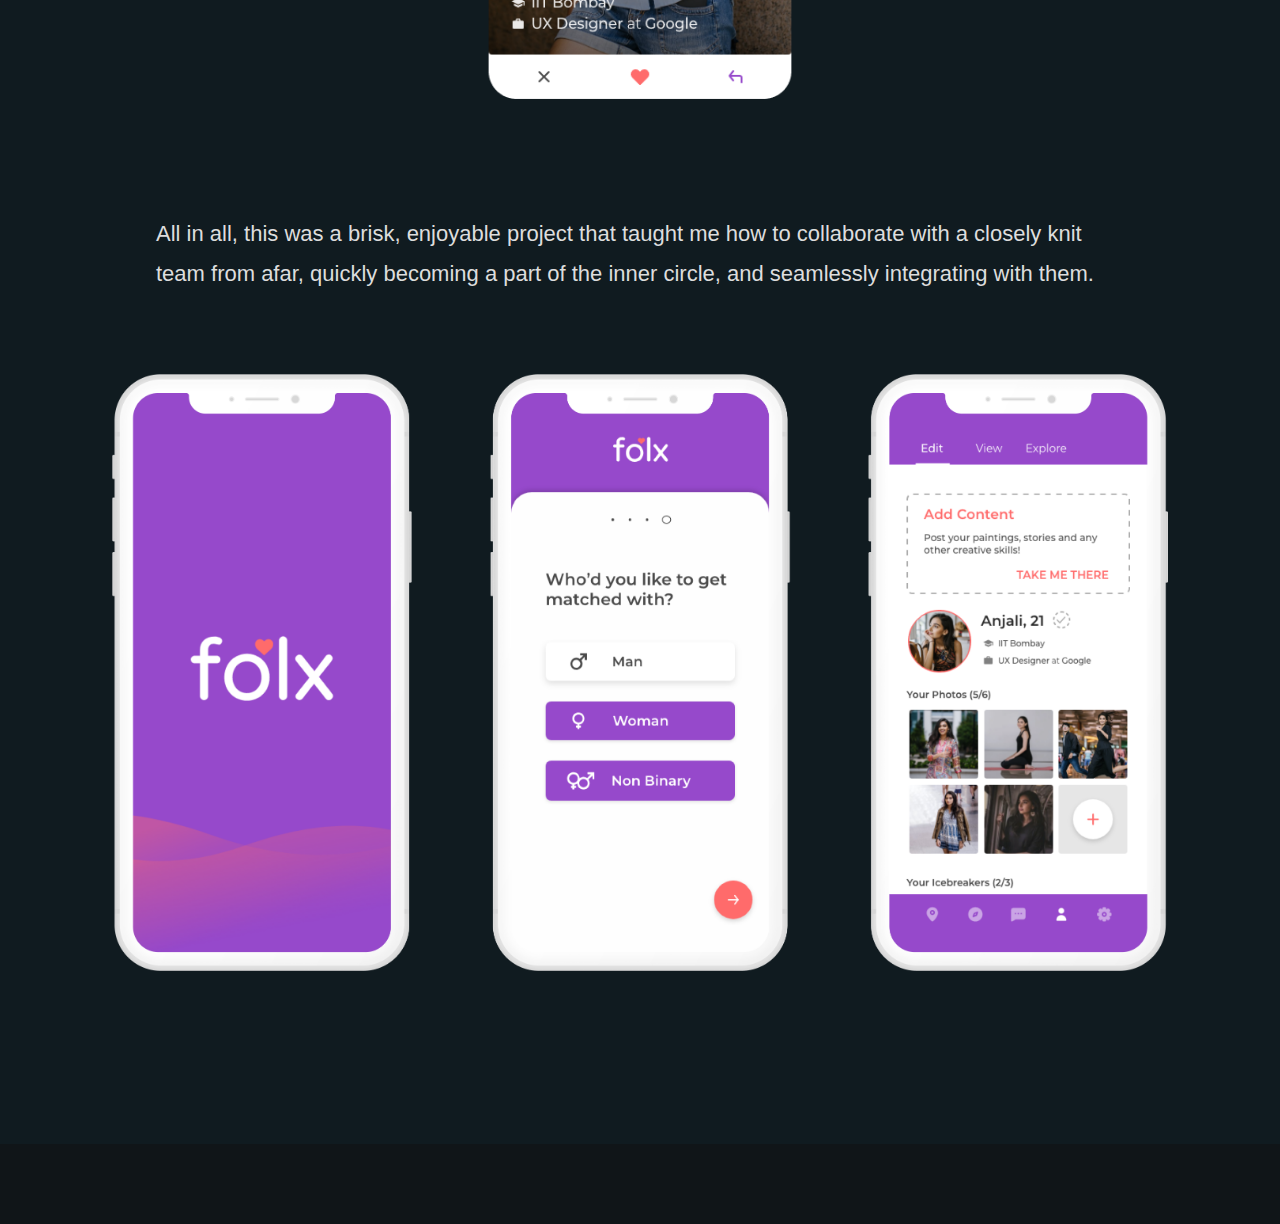
<file: projects/folx/index.html>
<!DOCTYPE html>
<html>
  <head>
    <link href="../../styles/style.css" rel="stylesheet" type="text/css"/>
    <script src="https://ajax.googleapis.com/ajax/libs/jquery/3.5.1/jquery.min.js"></script>
    </script>
    <script type='text/javascript' language='javascript' src='../../js/load-components.js'></script>
  </head>

    <body>
      <navbar></navbar>
        <section id="header" class="photo">
            <div class="outer-wrapper">
            <h3>Restaurant Based Matchmaking</h3>
            <h1>Folx</h1>
            <div class="projectStats">
              <div>
                <h6>Timeline</h6>
                <h3>1 Month</h3>
              </div>
              <div>
                <h6>Project Type</h6>
                <h3>UI Design</h3>
              </div>
              <div>
                <h6>Team Size</h6>
                <h3>1 Designer <br>+ 3 Devs</h3>
              </div>
              <div>
                <h6>Industry</h6>
                <h3>Social / Dating</h3>
              </div>
          </div>
        </section>

        <section id="intro" class="chapter">
            <div class="column left">
              <h3>About the Company</h3>
              <p>Folx, pronounced like <r><q>folks</q></r>, is a dating platform that matches users with others who love the same places. This makes for great dates and the foundation for great relationships.</p>
            </div>
            <div class="column right">
              <h3>About My Role</h3>
              <p>The folks at Folx had a basic idea about what the app needed to be, and I was called on to develop the concept, create new user flows, streamline the UI design and prototype the experience.</p>
          </div>
        </section>

        <section class="message">
          <h3>The Challenge</h3>
          <p>How do we clearly show that we are different? How do we provide a highly personalised experience, without the hassle of asking the user a million questions about themselves?</p>
        </section>

        <section id="o0" class="chapter">
           
            <div class="articlewrapper">
                <div class="maintxt">
                  <img src="featscreens.png"></img>
                </div>
            </div>
        </section>

        <section id="o1" class="chapter">
          <h3>01</h3>
          <h2>Creating the Identity</h2>
          <div class="articlewrapper">
            <div class="maintxt">
              <p>Folx appeals to people who are looking for meaningful relationships, and tired of one night stands with strangers. Folx is <r>modern</r>, <r>impactful</r>, <r>safe</r>, and <r>sensual</r>.</p>
              <img src="ui-style.png"></img>
            </div>
          </div>
        </section>
        <!-- <div class="full-width">
          <img src="hero.png"></img>
        </div> -->
        <section id="o2" class="chapter">
          <div class="outer-wrapper">
            <h3>02</h3>
            <h2>Designing the UI</h2>
            <div class="articlewrapper">
              <div class="maintxt">
                <p>I went about designing the UI for the app using a systematic building block approach. Working closely with the team, I started by building the most basic elements first, and then building up to larger, more complex pieces.</p><br><br>
                <h3><r>The Atoms</r></h3>
                <p>The building blocks were designed to convey <r>structure</r>, <r>reliability</r>, <r>security</r>, but also <r>playfulness</r> and <r>fun</r>. The pink accents added a cute, <r>funky</r> element to the design.</p>
                <img src="ui-atoms.png"></img><br><br>
                <h3><r>The Molecules</r></h3>
                <p>As I scaled up, I had a lot of fun playing around with the Icebreakers. I saw a lot of potential with randomizing them and motivating users to talk about themselves in a playful and creative way. The switches also have a sharp uniqueness to them that I thought was a nice quirk of the design.</p>
                <img src="ui-mols.png"></img><br><br>
                <h3><r>The Organisms</r></h3>
                <p>Putting these pieces together was made simple by the approach I had taken and it helped me quickly build the UI without any hassles. The end product was fun, quirky, and playful, reflecting the creative geniuses of the team, and of course, the awesome people who would use the app to find their special someone.</p>
                <img src="ui-orgs.png"></img>
                <p>All in all, this was a brisk, enjoyable project that taught me how to collaborate with a closely knit team from afar, quickly becoming a part of the inner circle, and seamlessly integrating with them.</p><img src="ui-screens.png"></img>

              </div>
            </div>
          </div>
        </section>

        <footer></footer>

    </body>
</html>
</file>
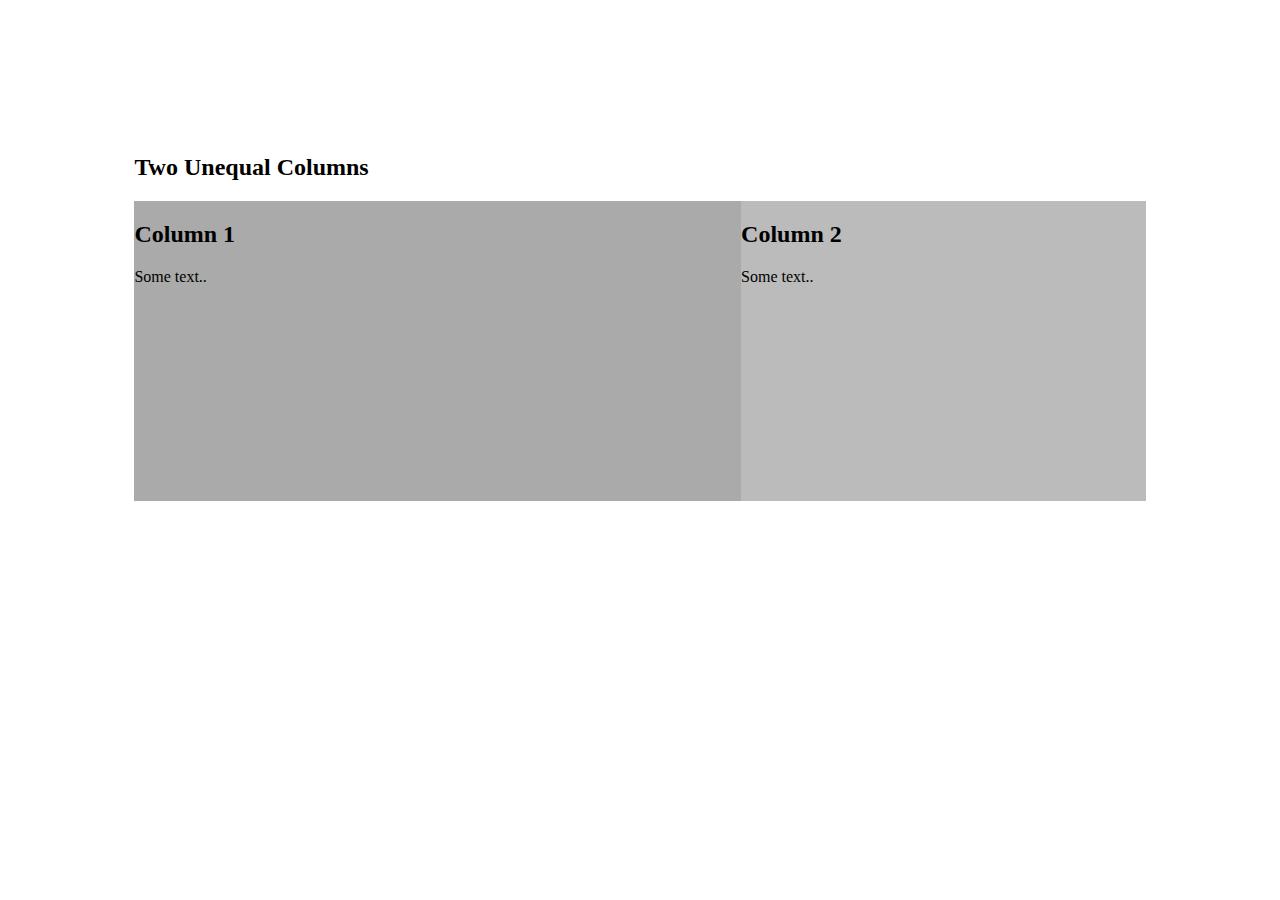
<file: html/test.html>
<!DOCTYPE html>
<html>
<head>
<meta name="viewport" content="width=device-width, initial-scale=1">
<style>
* {
  box-sizing: border-box;
}
#intro {
  padding: 10%;
}
/* Create two unequal columns that floats next to each other */
.column {
  float: left;
  padding: 0px;
  height: 300px; /* Should be removed. Only for demonstration */
}

.left {
  width: 60%;
}

.right {
  width: 40%;
}

/* Clear floats after the columns */
.row:after {
  content: "";
  display: table;
  clear: both;
}
</style>
</head>
<body>


  <section id="intro">
    <h2>Two Unequal Columns</h2>
    <div class="row">
      <div class="column left" style="background-color:#aaa;">
        <h2>Column 1</h2>
        <p>Some text..</p>
      </div>
      <div class="column right" style="background-color:#bbb;">
        <h2>Column 2</h2>
        <p>Some text..</p>
      </div>
    </div>
  </section>
</body>
</html>
</file>
<file: styles/style.css>
@charset "UTF-8";
/* Debug Mode */
/* Debug Mode End*/
/*1.8181818rem*/
html, .root {
  font-size: 22px;
  line-height: 40px;
  scroll-behavior: smooth;
  quotes: '“' '”' '‘' '’';
  --contentWidth: Min(44rem, 90vw);
}

body, .article {
  font-family: 'Lato', sans-serif;
  font-size: 1rem;
  line-height: 40px;
  margin: 0;
  background-color: #101B20;
  color: #ddd;
  background-position: center;
}

/*font sizes*/
body {
  /* Let's make sure all's aligned */
}

body h1, body .h1 {
  font-size: 3.3636364rem;
  line-height: 80px;
  margin-top: 40px;
  margin-bottom: 40px;
}

body h2, body .h2 {
  font-size: 2.2727273rem;
  line-height: 80px;
  margin-top: 40px;
  margin-bottom: 40px;
}

body h3, body .h3 {
  font-size: 1.5rem;
  line-height: 40px;
  margin-top: 40px;
  margin-bottom: 0rem;
  -webkit-margin-before: 40px;
          margin-block-start: 40px;
  -webkit-margin-after: 0;
          margin-block-end: 0;
}

body h4, body .h4 {
  font-size: 1rem;
  line-height: 40px;
  margin-top: 40px;
  margin-bottom: 0rem;
}

body h5, body .h5 {
  font-size: 1rem;
  line-height: 40px;
  margin-top: 40px;
  margin-bottom: 0rem;
}

body p, body ul, body ol, body pre, body table, body blockquote {
  margin-top: 0rem;
  margin-bottom: 40px;
}

body ul ul, body ol ol, body ul ol, body ol ul {
  margin-top: 0rem;
  margin-bottom: 0rem;
}

body hr, body .hr {
  border: 1px solid;
  margin: -1px 0;
}

body a, body b, body i, body strong, body em, body small, body code {
  line-height: 40px;
}

body sub, body sup {
  line-height: 0;
  position: relative;
  vertical-align: baseline;
}

body sup {
  top: -0.5em;
}

body sub {
  bottom: -0.25em;
}

body a {
  color: #dd816f;
  text-decoration: inherit;
  -webkit-transition: 0.2s ease;
  transition: 0.2s ease;
}

body a:hover {
  color: #ddd;
}

body l {
  font-weight: 300;
}

body r {
  color: #dd816f;
}

.tagStrip {
  -webkit-box-orient: horizontal;
  -webkit-box-direction: normal;
      -ms-flex-flow: row wrap;
          flex-flow: row wrap;
  height: 80px;
  overflow-y: hidden;
  -webkit-box-pack: center;
      -ms-flex-pack: center;
          justify-content: center;
}

.tag {
  display: inline-block;
  opacity: 1;
  line-height: 1.4rem;
  width: -webkit-fit-content;
  width: -moz-fit-content;
  width: fit-content;
  padding: 0rem 20px;
  margin: 1rem 0.4rem 1rem 0rem;
  border-radius: 0.3rem;
  color: white;
  border: 0.1rem solid white;
}

.button {
  font-weight: 600;
  background-color: none;
  text-transform: uppercase;
  padding: 20px 40px;
  text-align: center;
  display: inline-block;
  line-height: 40px;
  cursor: pointer;
  border-radius: 0.6rem;
}

.primary {
  background-color: #dd816f;
  color: #ddd;
  letter-spacing: 0.1rem;
  font-weight: 800;
}

.secondary {
  border: 4px solid #dd816f;
}

.secondary:hover {
  background-color: #dd816f;
}

.soft {
  padding: 20px 40px;
  mix-blend-mode: soft-light;
  color: #ddd;
}

.soft i {
  margin-left: 20px;
}

.soft:hover {
  background-color: #101B20;
}

navbar {
  display: -webkit-box;
  display: -ms-flexbox;
  display: flex;
  padding: 60px calc(calc(100vw - var(--contentWidth)) / 2) 20px;
  -webkit-box-pack: end;
      -ms-flex-pack: end;
          justify-content: flex-end;
  /*box-shadow:
    0 6.25px 10px rgba(0, 0, 0, 0.035),
    0 50px 80px rgba(0, 0, 0, 0.07);*/
  -webkit-box-sizing: border-box;
          box-sizing: border-box;
  background-color: #101B20;
}

navbar #navLinks {
  display: -webkit-box;
  display: -ms-flexbox;
  display: flex;
}

navbar a {
  margin-left: 2rem;
}

navbar .fas {
  display: none;
}

@media screen and (max-width: 600px) {
  navbar {
    position: fixed;
    width: 100vw;
    z-index: 1;
    -webkit-box-orient: vertical;
    -webkit-box-direction: reverse;
        -ms-flex-direction: column-reverse;
            flex-direction: column-reverse;
    padding: 0 calc(calc(100vw - var(--contentWidth)) / 2);
  }
  navbar #navLinks {
    display: none;
    -webkit-box-orient: vertical;
    -webkit-box-direction: normal;
        -ms-flex-direction: column;
            flex-direction: column;
    margin: 40px 0 160px;
  }
  navbar #navLinks a {
    padding: 40px 0;
    text-align: center;
    margin: 0;
  }
  navbar .fas {
    display: inline-block;
    line-height: 40px;
    padding: 20px 1rem;
    -ms-flex-item-align: end;
        align-self: flex-end;
  }
}

footer {
  background-color: #101518;
  padding: 40px calc(calc(100vw - var(--contentWidth)) / 2);
}

footer .row {
  display: -webkit-box;
  display: -ms-flexbox;
  display: flex;
  gap: 4rem;
  -webkit-box-pack: center;
      -ms-flex-pack: center;
          justify-content: center;
}

footer .column {
  text-align: center;
  width: 50%;
}

footer .column a {
  display: block;
}

footer .column span a {
  display: inline-block;
  margin: 0 0.6rem;
}

footer h3 {
  margin-bottom: 40px;
}

footer h6 {
  margin-top: 120px;
  text-align: center;
}

footer #luvbutton {
  margin: 0 0.2rem;
}

@-webkit-keyframes boing {
  0% {
    top: 0rem;
  }
  50% {
    top: -1rem;
  }
  100% {
    top: 0rem;
  }
}

@keyframes boing {
  0% {
    top: 0rem;
  }
  50% {
    top: -1rem;
  }
  100% {
    top: 0rem;
  }
}

#hero {
  padding: 80px calc(calc(100vw - var(--contentWidth)) / 2);
}

#hero .workedwith {
  display: -webkit-box;
  display: -ms-flexbox;
  display: flex;
  -ms-flex-wrap: wrap;
      flex-wrap: wrap;
  -webkit-box-pack: center;
      -ms-flex-pack: center;
          justify-content: center;
  margin: 80px 0;
}

#hero .workedwith .logo {
  width: auto;
  height: 32px;
  padding: 4px;
  margin: 20px 1rem;
  opacity: 0.8;
  -webkit-filter: contrast(60%);
          filter: contrast(60%);
}

#projects {
  background-color: #0f2129;
  display: -webkit-box;
  display: -ms-flexbox;
  display: flex;
  -webkit-box-orient: vertical;
  -webkit-box-direction: normal;
      -ms-flex-direction: column;
          flex-direction: column;
  padding: 80px calc(calc(100vw - var(--contentWidth)) / 2) 120px;
}

#projects h2 {
  margin-bottom: 0;
}

#projects .hidden {
  opacity: 0;
  left: -40px;
}

#projects .container {
  margin: 40px 0;
  height: -webkit-fit-content;
  height: -moz-fit-content;
  height: fit-content;
  position: relative;
  -webkit-box-sizing: border-box;
          box-sizing: border-box;
  overflow: hidden;
  border-radius: 0.6rem;
  -webkit-transition: 0.3s ease;
  transition: 0.3s ease;
}

#projects .container .image {
  position: absolute;
  top: 50%;
  left: 50%;
  -webkit-transform: translate(-50%, -50%);
          transform: translate(-50%, -50%);
  max-height: 440px;
  max-width: 100%;
  margin: auto;
}

#projects .container .overlay {
  display: -webkit-box;
  display: -ms-flexbox;
  display: flex;
  position: relative;
  -webkit-box-orient: vertical;
  -webkit-box-direction: normal;
      -ms-flex-direction: column;
          flex-direction: column;
  min-height: 480px;
  -webkit-transition: 0.5s ease;
  transition: 0.5s ease;
  background-color: inherit;
  color: white;
  padding: 60px Min(10%, 4rem);
}

#projects .container .overlay span {
  margin: 40px 0;
  height: 40px;
}

#projects .container .overlay h3 {
  display: inline;
  padding: 0;
  max-width: 100%;
  white-space: nowrap;
  overflow: hidden;
  text-overflow: ellipsis;
  margin-right: 0.5rem;
}

#projects .container .overlay l {
  font-size: 1rem;
  padding: 0;
  line-height: 40px;
}

#projects .container .overlay p {
  display: -webkit-box;
  -webkit-line-clamp: 4;
  -webkit-box-orient: vertical;
  overflow: hidden;
  opacity: 0.9;
  margin-bottom: 0rem;
}

#projects .container .overlay .soft {
  -ms-flex-item-align: end;
      align-self: flex-end;
  margin-top: auto;
}

#projects .container:hover .overlay {
  opacity: 1;
  left: 0;
}

#projects .container:hover .image {
  opacity: 0;
  -webkit-filter: blur(0.2rem);
          filter: blur(0.2rem);
}

#about {
  padding: 80px calc(calc(100vw - var(--contentWidth)) / 2) 160px;
}

#about .contentwrapper img {
  max-width: 40%;
  float: right;
  margin: 0 40px;
}

#about .secondary {
  -webkit-box-sizing: border-box;
          box-sizing: border-box;
  width: 100%;
}

#experience {
  background-color: #0f2129;
  padding: 80px calc(calc(100vw - var(--contentWidth)) / 2);
}

#experience .jobDetails {
  margin: 120px 0;
}

#experience .jobDetails h5 {
  margin-top: 0;
  opacity: 0.6;
}

#experience .jobDetails p {
  margin-top: 40px;
  max-width: 32rem;
}

#header {
  padding: 120px calc(calc(100vw - var(--contentWidth)) / 2);
  text-align: center;
  background-color: #101B20;
  color: #dd816f;
}

#header h3 {
  font-weight: 300;
  margin-top: 0;
}

#header h1 {
  color: #ddd;
  margin: 80px 0;
}

#header .projectStats {
  display: -ms-grid;
  display: grid;
  -ms-grid-columns: (Minmax(8rem, 1fr))[auto-fit];
      grid-template-columns: repeat(auto-fit, Minmax(8rem, 1fr));
  text-align: center;
  margin: 80px auto 0;
  opacity: 0.9;
  -ms-flex-line-pack: center;
      align-content: center;
}

#header .projectStats h6 {
  margin: 0;
}

#intro {
  display: -webkit-box;
  display: -ms-flexbox;
  display: flex;
  -ms-flex-wrap: wrap;
      flex-wrap: wrap;
  padding: 80px calc(calc(100vw - var(--contentWidth)) / 2);
  background-color: #0f2129;
}

#intro h3 {
  margin-bottom: 40px;
}

#intro .column {
  -webkit-box-flex: 1;
      -ms-flex: 1 0 20rem;
          flex: 1 0 20rem;
  margin: 0rem 1rem;
}

.full-width {
  display: -webkit-box;
  display: -ms-flexbox;
  display: flex;
  -webkit-box-align: center;
      -ms-flex-align: center;
          align-items: center;
  -webkit-box-pack: center;
      -ms-flex-pack: center;
          justify-content: center;
  /* max-height: 36rem;
  overflow: hidden; */
}

.full-width img {
  -webkit-box-sizing: border-box;
          box-sizing: border-box;
  width: 100vw;
  /* max-width: 96rem; */
  height: auto;
  margin: 0rem auto;
}

.chapter {
  padding: 160px calc(calc(100vw - var(--contentWidth)) / 2) 80px;
}

.chapter h3 {
  margin-bottom: 0rem;
  color: #dd816f;
}

.chapter h2 {
  margin: 0rem 0rem 40px;
}

.message {
  display: -webkit-box;
  display: -ms-flexbox;
  display: flex;
  -ms-flex-wrap: wrap;
      flex-wrap: wrap;
  gap: 40px;
  background-color: #101518;
  -webkit-box-align: center;
      -ms-flex-align: center;
          align-items: center;
  -webkit-box-pack: center;
      -ms-flex-pack: center;
          justify-content: center;
  padding: 80px calc(calc(100vw - var(--contentWidth)) / 2);
}

.message h3 {
  margin: 0;
  max-width: 32rem;
  -webkit-box-flex: 1;
      -ms-flex-positive: 1;
          flex-grow: 1;
  color: #dd816f;
}

.message p {
  max-width: 32rem;
  font-size: 1.5rem;
  line-height: 40px;
  font-weight: 300;
  margin: 0;
}

.maintxt blockquote {
  border-left: 2px solid #dd816f;
  padding: 40px;
  margin: 40px 0;
}

.maintxt img {
  margin: 40px -2rem 80px;
  width: calc(100% + 4rem);
}

.maintxt h3 {
  margin-bottom: 40px;
}
/*# sourceMappingURL=style.css.map */
</file>
